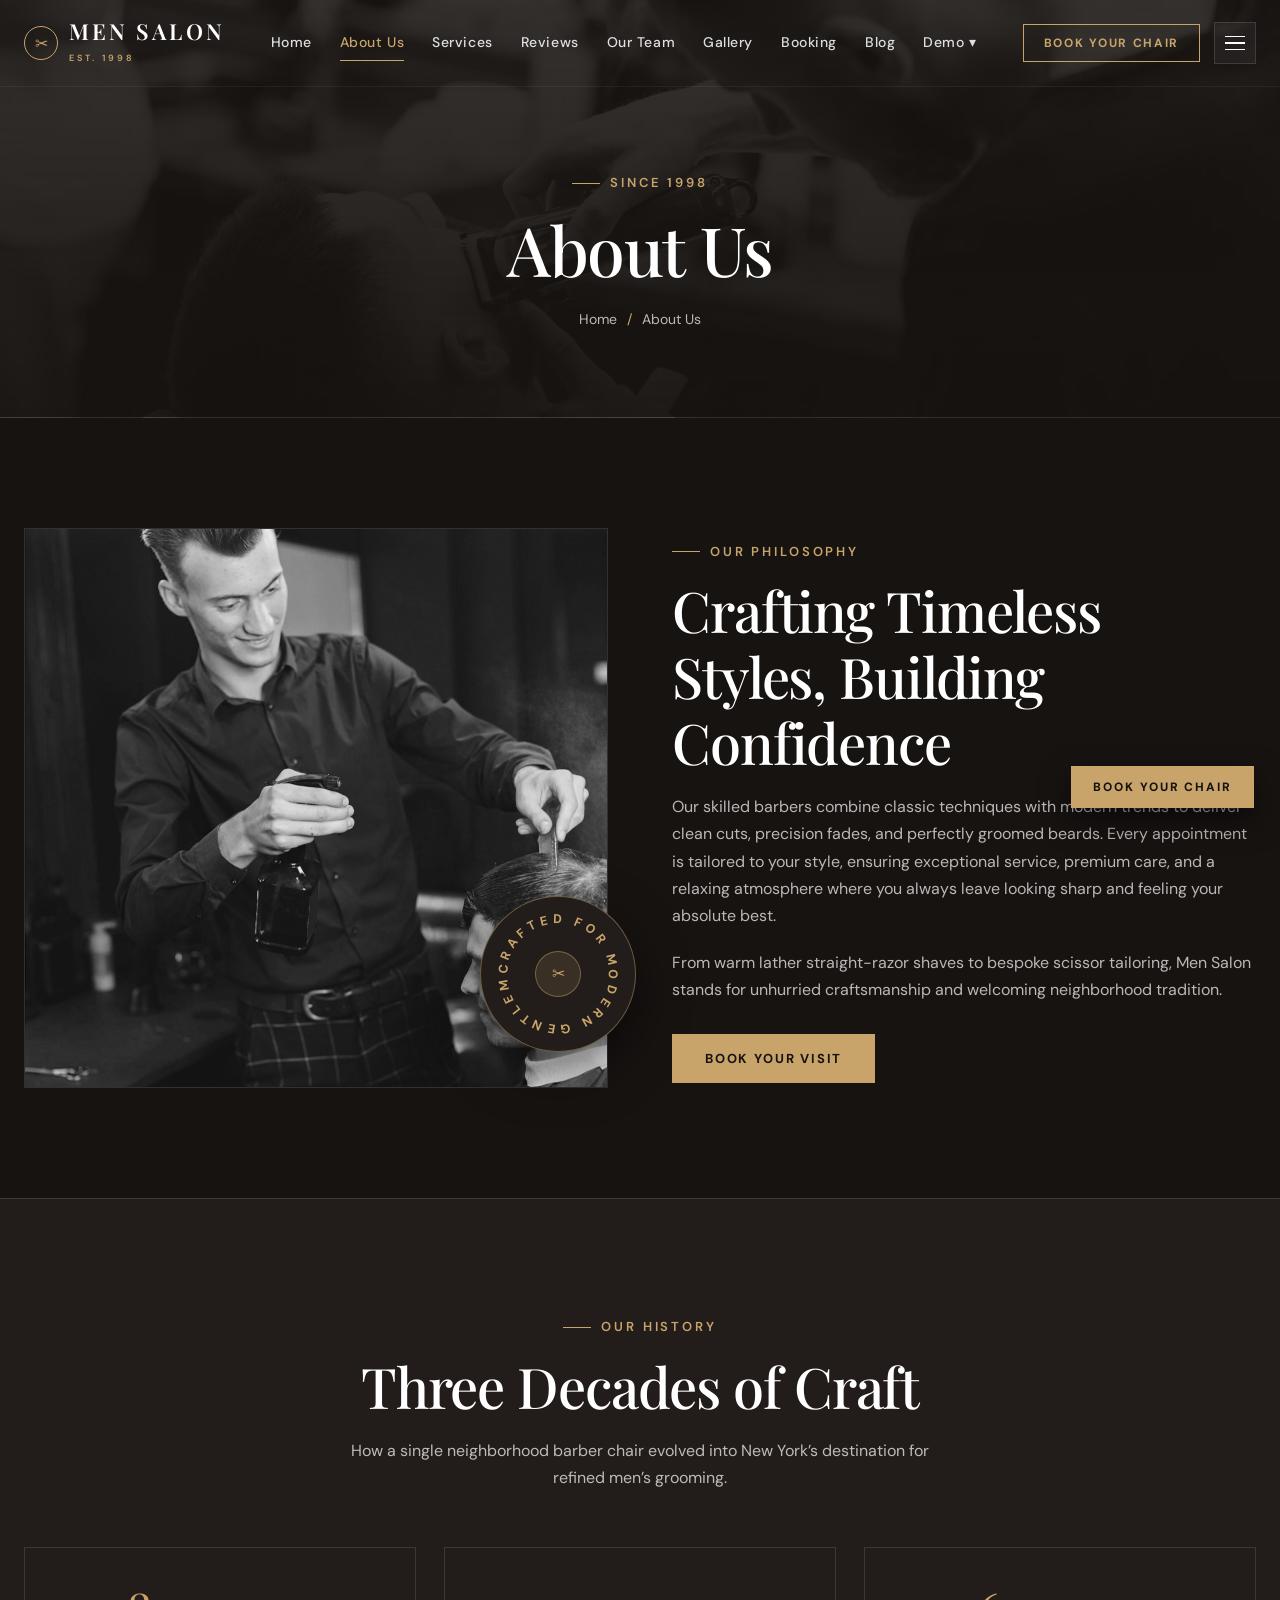
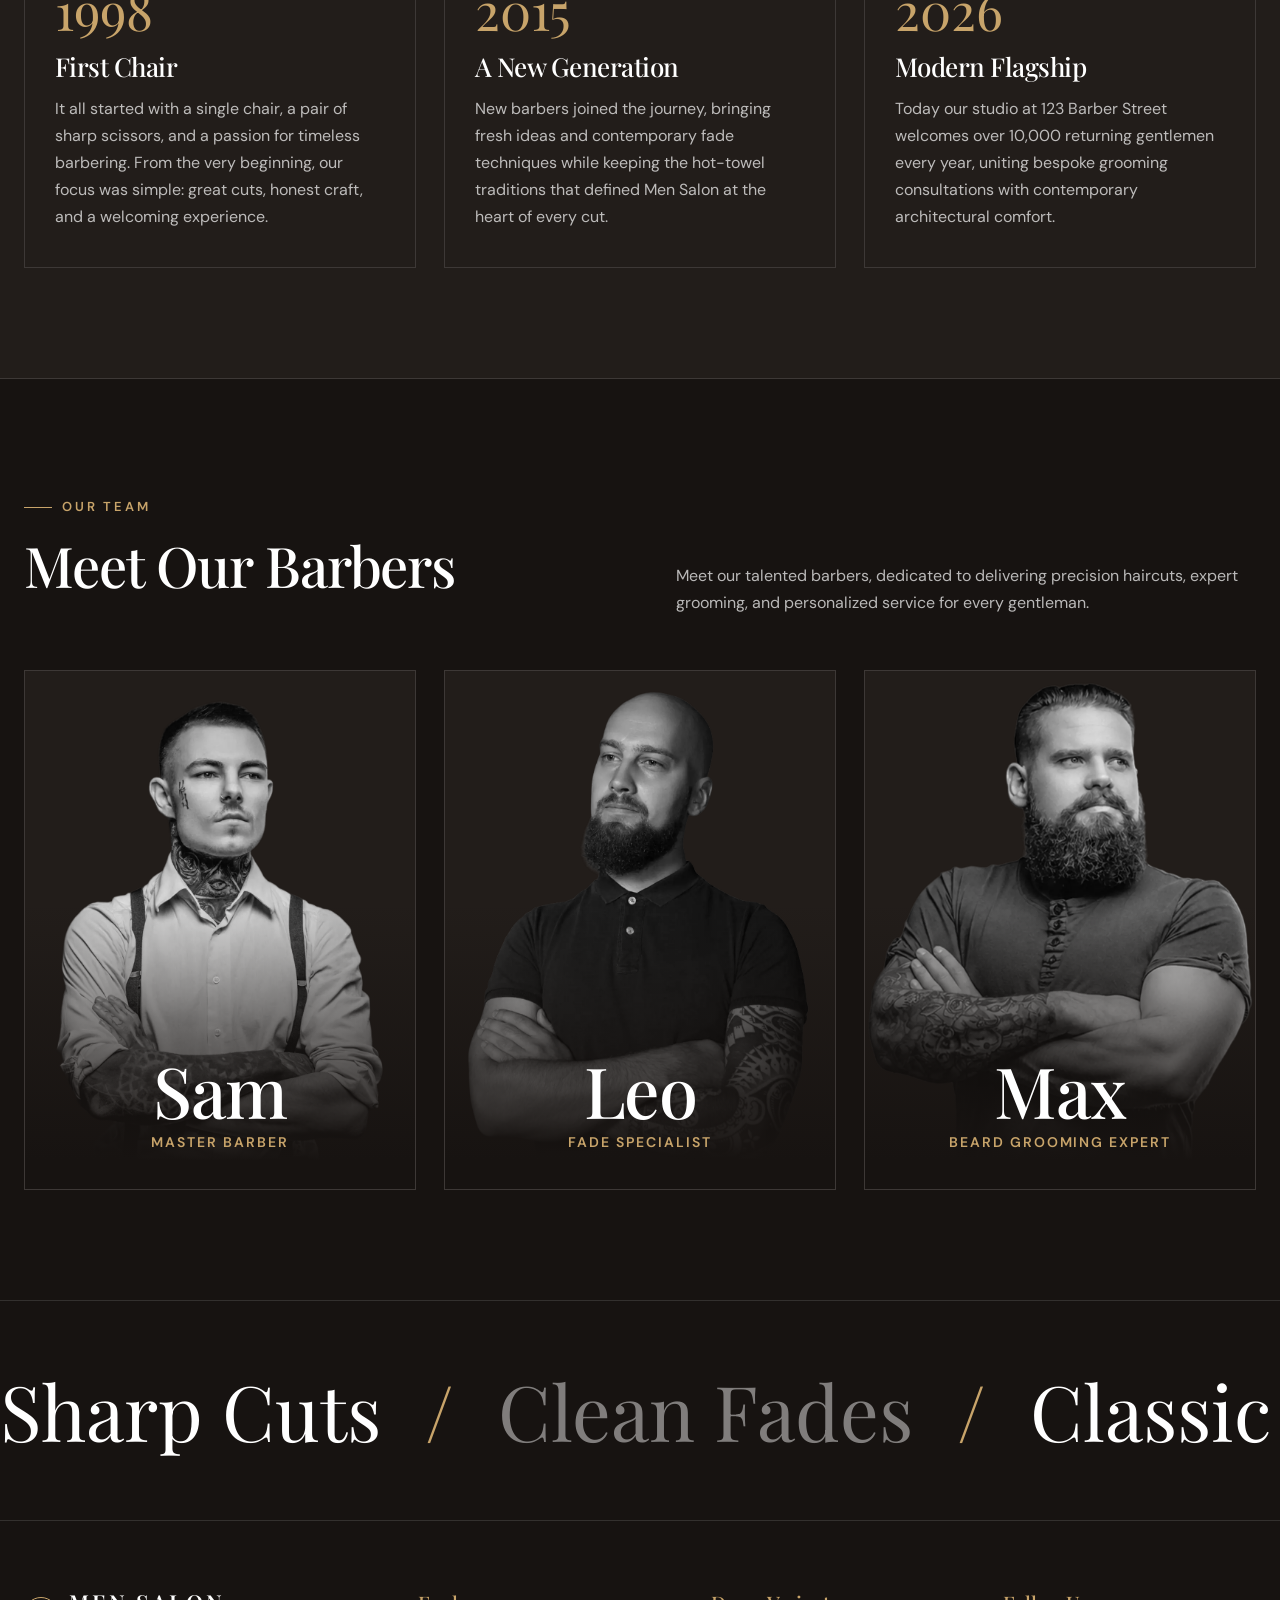
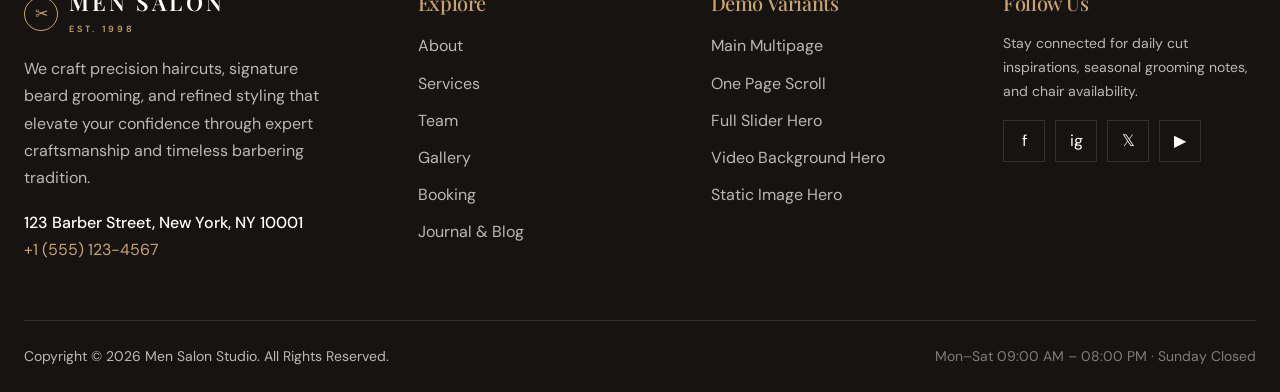
<file: about-us.html>
<!DOCTYPE html>
<html lang="en">
<head>
  <meta charset="UTF-8" />
  <meta name="viewport" content="width=device-width, initial-scale=1.0" />
  <title>About Us — Men Salon</title>
  <link rel="icon" type="image/svg+xml" href="assets/images/favicon.svg" />
  <link rel="preconnect" href="https://fonts.googleapis.com" />
  <link rel="preconnect" href="https://fonts.gstatic.com" crossorigin />
  <link href="https://fonts.googleapis.com/css2?family=DM+Sans:wght@400;500;600;700&family=Playfair+Display:wght@400;500;600;700&display=swap" rel="stylesheet" />
  <link rel="stylesheet" href="assets/css/style.css" />
</head>
<body>
  <div id="siteHeaderMount"></div>

  <main>
    <section class="subpage-hero">
      <div class="container">
        <span class="eyebrow">Since 1998</span>
        <h1>About Us</h1>
        <nav class="breadcrumb-nav" aria-label="Breadcrumb">
          <a href="index.html">Home</a>
          <span class="sep">/</span>
          <span>About Us</span>
        </nav>
      </div>
    </section>

    <section class="section-pad">
      <div class="container">
        <div class="about-grid">
          <div class="about-media-wrap reveal">
            <div class="parallax-frame">
              <img src="assets/images/about-image.webp" alt="Men Salon Studio Heritage" />
            </div>
            <div class="ms-rotate-badge">
              <svg class="spinner" viewBox="0 0 100 100">
                <defs><path id="circlePathAbout" d="M50,50 m-37,0 a37,37 0 1,1 74,0 a37,37 0 1,1 -74,0" /></defs>
                <text><textPath href="#circlePathAbout">CRAFTED FOR MODERN GENTLEMEN &bull; </textPath></text>
              </svg>
              <div class="ms-rotate-center-icon" aria-hidden="true">✂</div>
            </div>
          </div>
          <div class="reveal">
            <span class="eyebrow">Our Philosophy</span>
            <h2 class="section-title">Crafting Timeless Styles, Building Confidence</h2>
            <p style="margin-bottom:20px;">
              Our skilled barbers combine classic techniques with modern trends to deliver clean cuts, precision fades, and perfectly groomed beards. Every appointment is tailored to your style, ensuring exceptional service, premium care, and a relaxing atmosphere where you always leave looking sharp and feeling your absolute best.
            </p>
            <p style="margin-bottom:30px;">
              From warm lather straight-razor shaves to bespoke scissor tailoring, Men Salon stands for unhurried craftsmanship and welcoming neighborhood tradition.
            </p>
            <button type="button" class="btn-gold" data-open-booking="">Book Your Visit</button>
          </div>
        </div>
      </div>
    </section>

    <section class="section-pad" style="background:var(--bg-dark-2);border-top:1px solid var(--border-subtle);border-bottom:1px solid var(--border-subtle);">
      <div class="container">
        <div class="section-header-center reveal">
          <span class="eyebrow">Our History</span>
          <h2 class="section-title">Three Decades of Craft</h2>
          <p class="section-desc">How a single neighborhood barber chair evolved into New York’s destination for refined men’s grooming.</p>
        </div>

        <div class="history-timeline">
          <article class="timeline-card reveal">
            <div class="timeline-year">1998</div>
            <h3>First Chair</h3>
            <p>It all started with a single chair, a pair of sharp scissors, and a passion for timeless barbering. From the very beginning, our focus was simple: great cuts, honest craft, and a welcoming experience.</p>
          </article>

          <article class="timeline-card reveal">
            <div class="timeline-year">2015</div>
            <h3>A New Generation</h3>
            <p>New barbers joined the journey, bringing fresh ideas and contemporary fade techniques while keeping the hot-towel traditions that defined Men Salon at the heart of every cut.</p>
          </article>

          <article class="timeline-card reveal">
            <div class="timeline-year">2026</div>
            <h3>Modern Flagship</h3>
            <p>Today our studio at 123 Barber Street welcomes over 10,000 returning gentlemen every year, uniting bespoke grooming consultations with contemporary architectural comfort.</p>
          </article>
        </div>
      </div>
    </section>

    <section class="section-pad">
      <div class="container">
        <div class="section-header-split reveal">
          <div>
            <span class="eyebrow">Our Team</span>
            <h2 class="section-title">Meet Our Barbers</h2>
          </div>
          <p class="section-desc">Meet our talented barbers, dedicated to delivering precision haircuts, expert grooming, and personalized service for every gentleman.</p>
        </div>
        <div id="teamGridMount" class="reveal"></div>
      </div>
    </section>
  </main>

  <div id="siteFooterMount"></div>
  <script src="assets/js/data.js"></script>
  <script src="assets/js/app.js"></script>
</body>
</html>
</file>
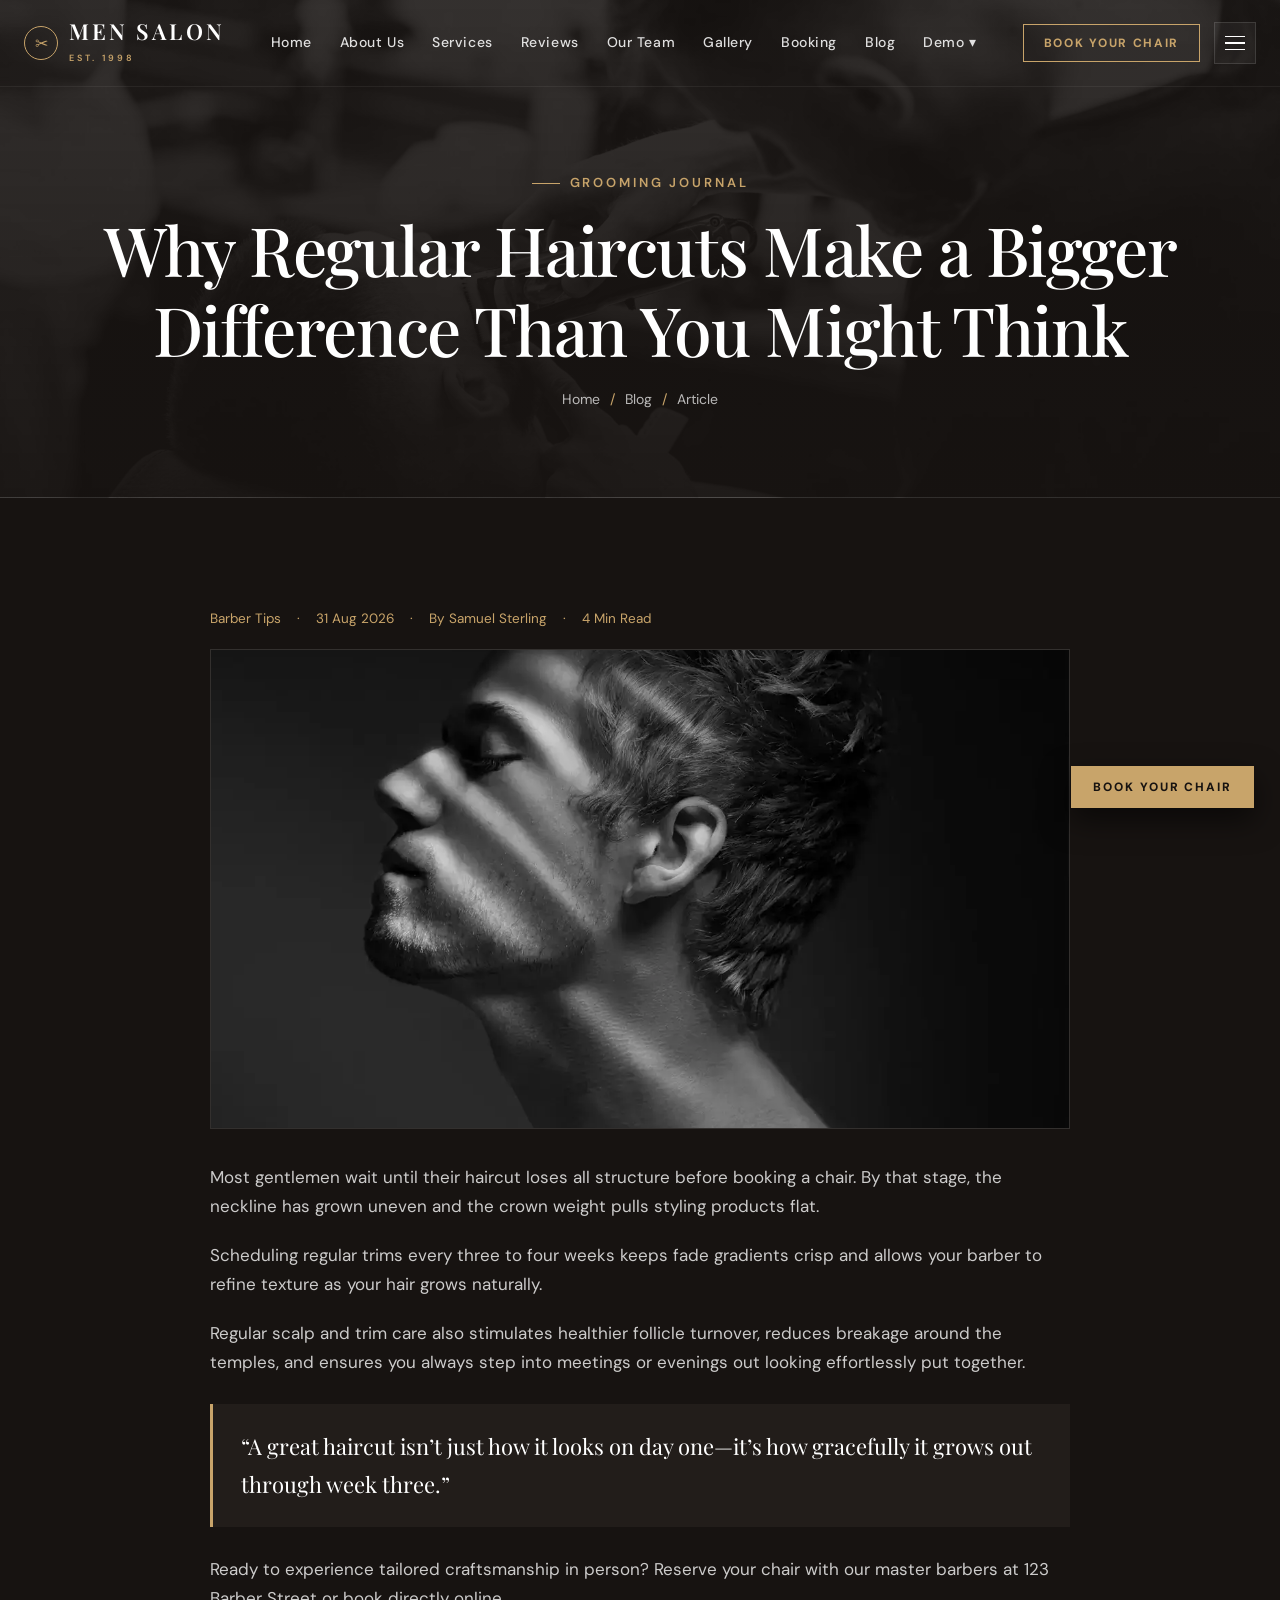
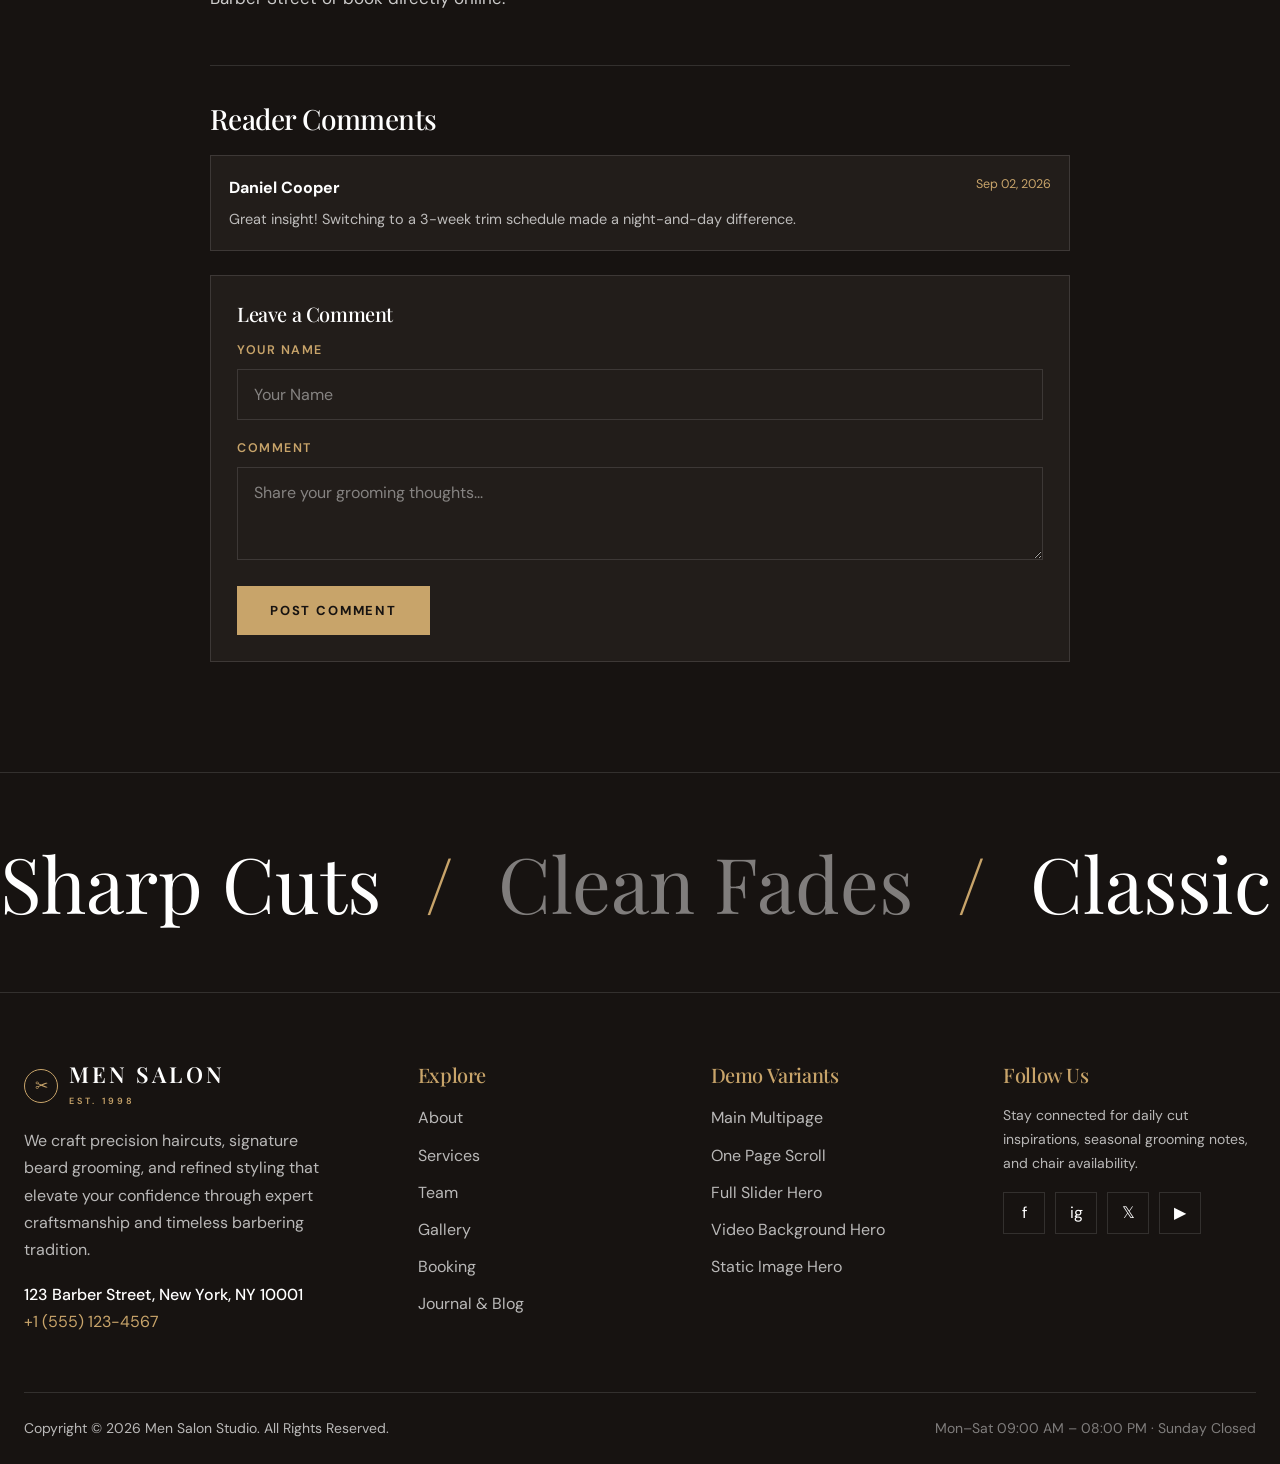
<file: blog-single.html>
<!DOCTYPE html>
<html lang="en">
<head>
  <meta charset="UTF-8" />
  <meta name="viewport" content="width=device-width, initial-scale=1.0" />
  <title>Article — Men Salon Journal</title>
  <link rel="icon" type="image/svg+xml" href="assets/images/favicon.svg" />
  <link rel="preconnect" href="https://fonts.googleapis.com" />
  <link rel="preconnect" href="https://fonts.gstatic.com" crossorigin />
  <link href="https://fonts.googleapis.com/css2?family=DM+Sans:wght@400;500;600;700&family=Playfair+Display:wght@400;500;600;700&display=swap" rel="stylesheet" />
  <link rel="stylesheet" href="assets/css/style.css" />
</head>
<body>
  <div id="siteHeaderMount"></div>

  <main>
    <section class="subpage-hero">
      <div class="container">
        <span class="eyebrow">Grooming Journal</span>
        <h1 id="singlePostHeroTitle">Article Details</h1>
        <nav class="breadcrumb-nav" aria-label="Breadcrumb">
          <a href="index.html">Home</a>
          <span class="sep">/</span>
          <a href="blog.html">Blog</a>
          <span class="sep">/</span>
          <span>Article</span>
        </nav>
      </div>
    </section>

    <section class="section-pad">
      <div class="container">
        <div id="blogSingleMount" class="reveal"></div>
      </div>
    </section>
  </main>

  <div id="siteFooterMount"></div>
  <script src="assets/js/data.js"></script>
  <script src="assets/js/app.js"></script>
</body>
</html>
</file>
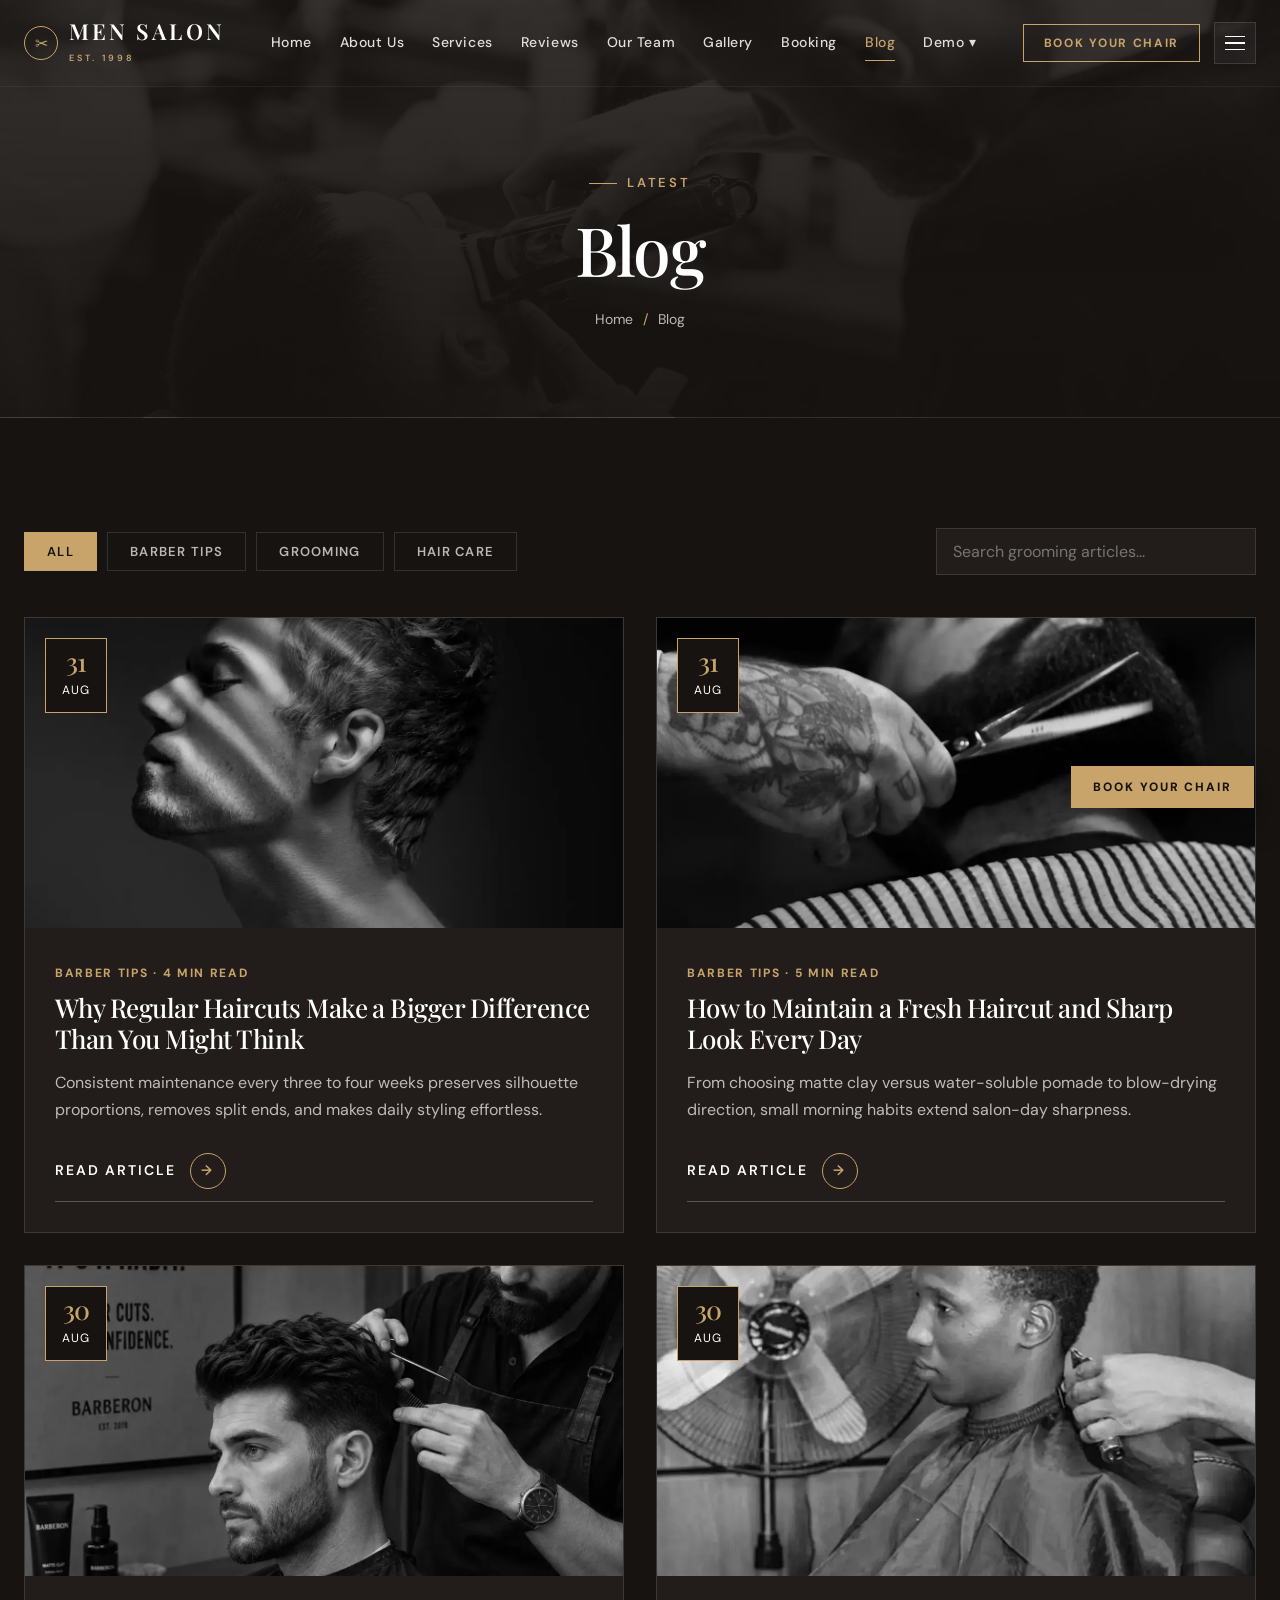
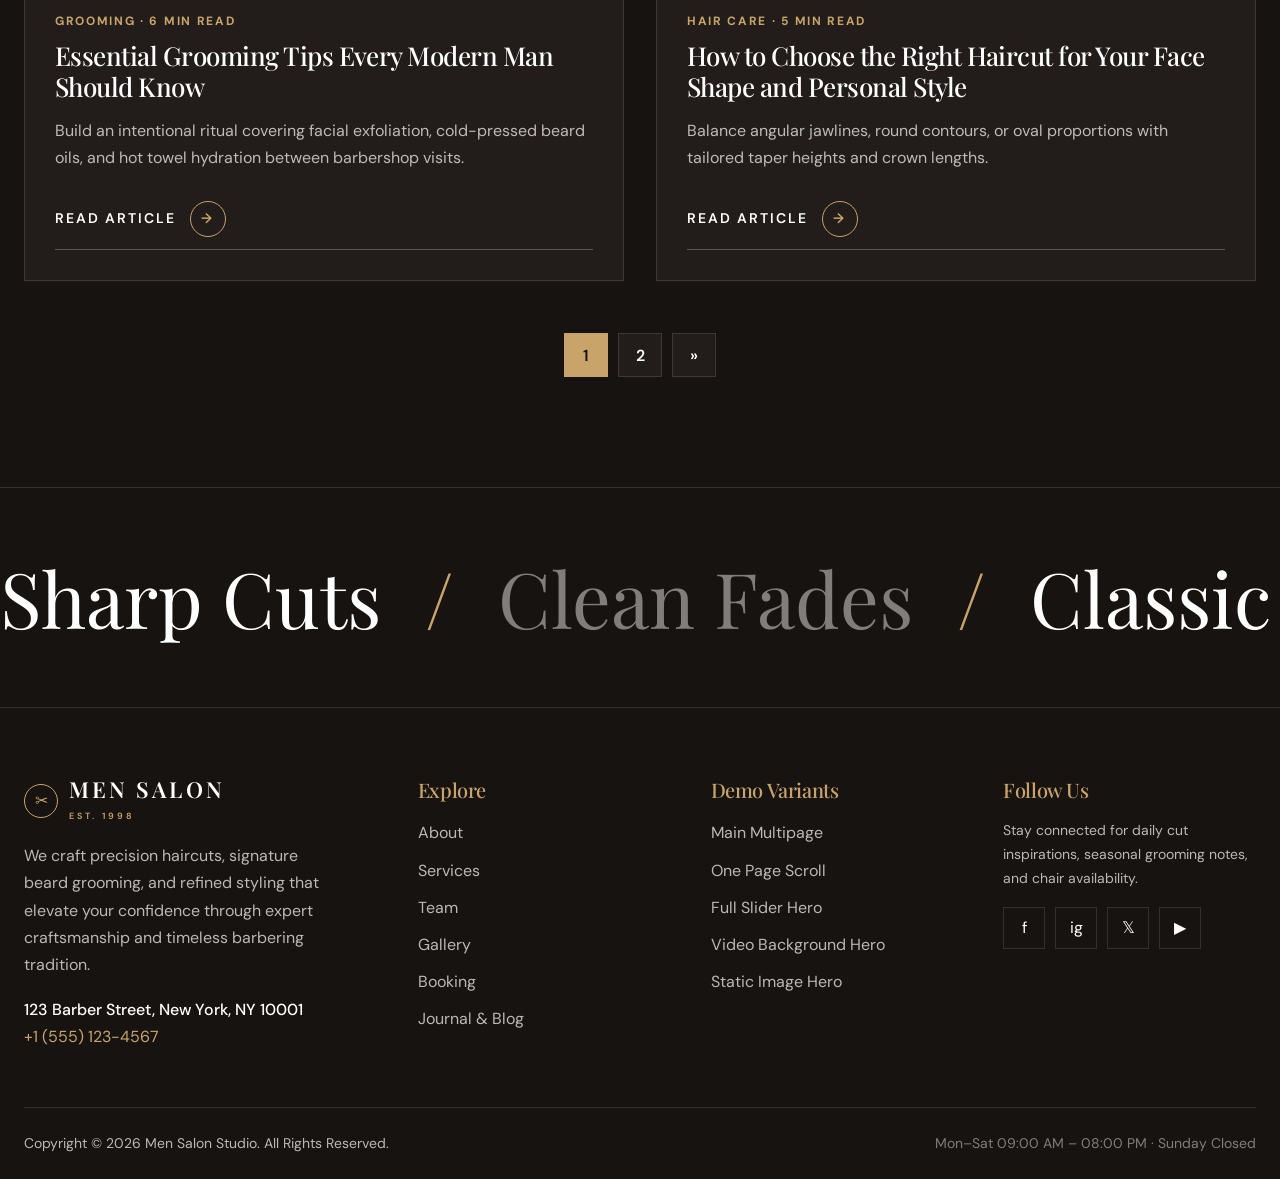
<file: blog.html>
<!DOCTYPE html>
<html lang="en">
<head>
  <meta charset="UTF-8" />
  <meta name="viewport" content="width=device-width, initial-scale=1.0" />
  <title>Journal &amp; Blog — Men Salon</title>
  <link rel="icon" type="image/svg+xml" href="assets/images/favicon.svg" />
  <link rel="preconnect" href="https://fonts.googleapis.com" />
  <link rel="preconnect" href="https://fonts.gstatic.com" crossorigin />
  <link href="https://fonts.googleapis.com/css2?family=DM+Sans:wght@400;500;600;700&family=Playfair+Display:wght@400;500;600;700&display=swap" rel="stylesheet" />
  <link rel="stylesheet" href="assets/css/style.css" />
</head>
<body>
  <div id="siteHeaderMount"></div>

  <main>
    <section class="subpage-hero">
      <div class="container">
        <span class="eyebrow">Latest</span>
        <h1>Blog</h1>
        <nav class="breadcrumb-nav" aria-label="Breadcrumb">
          <a href="index.html">Home</a>
          <span class="sep">/</span>
          <span>Blog</span>
        </nav>
      </div>
    </section>

    <section class="section-pad">
      <div class="container">
        <div id="blogArchiveMount" class="reveal"></div>
      </div>
    </section>
  </main>

  <div id="siteFooterMount"></div>
  <script src="assets/js/data.js"></script>
  <script src="assets/js/app.js"></script>
</body>
</html>
</file>
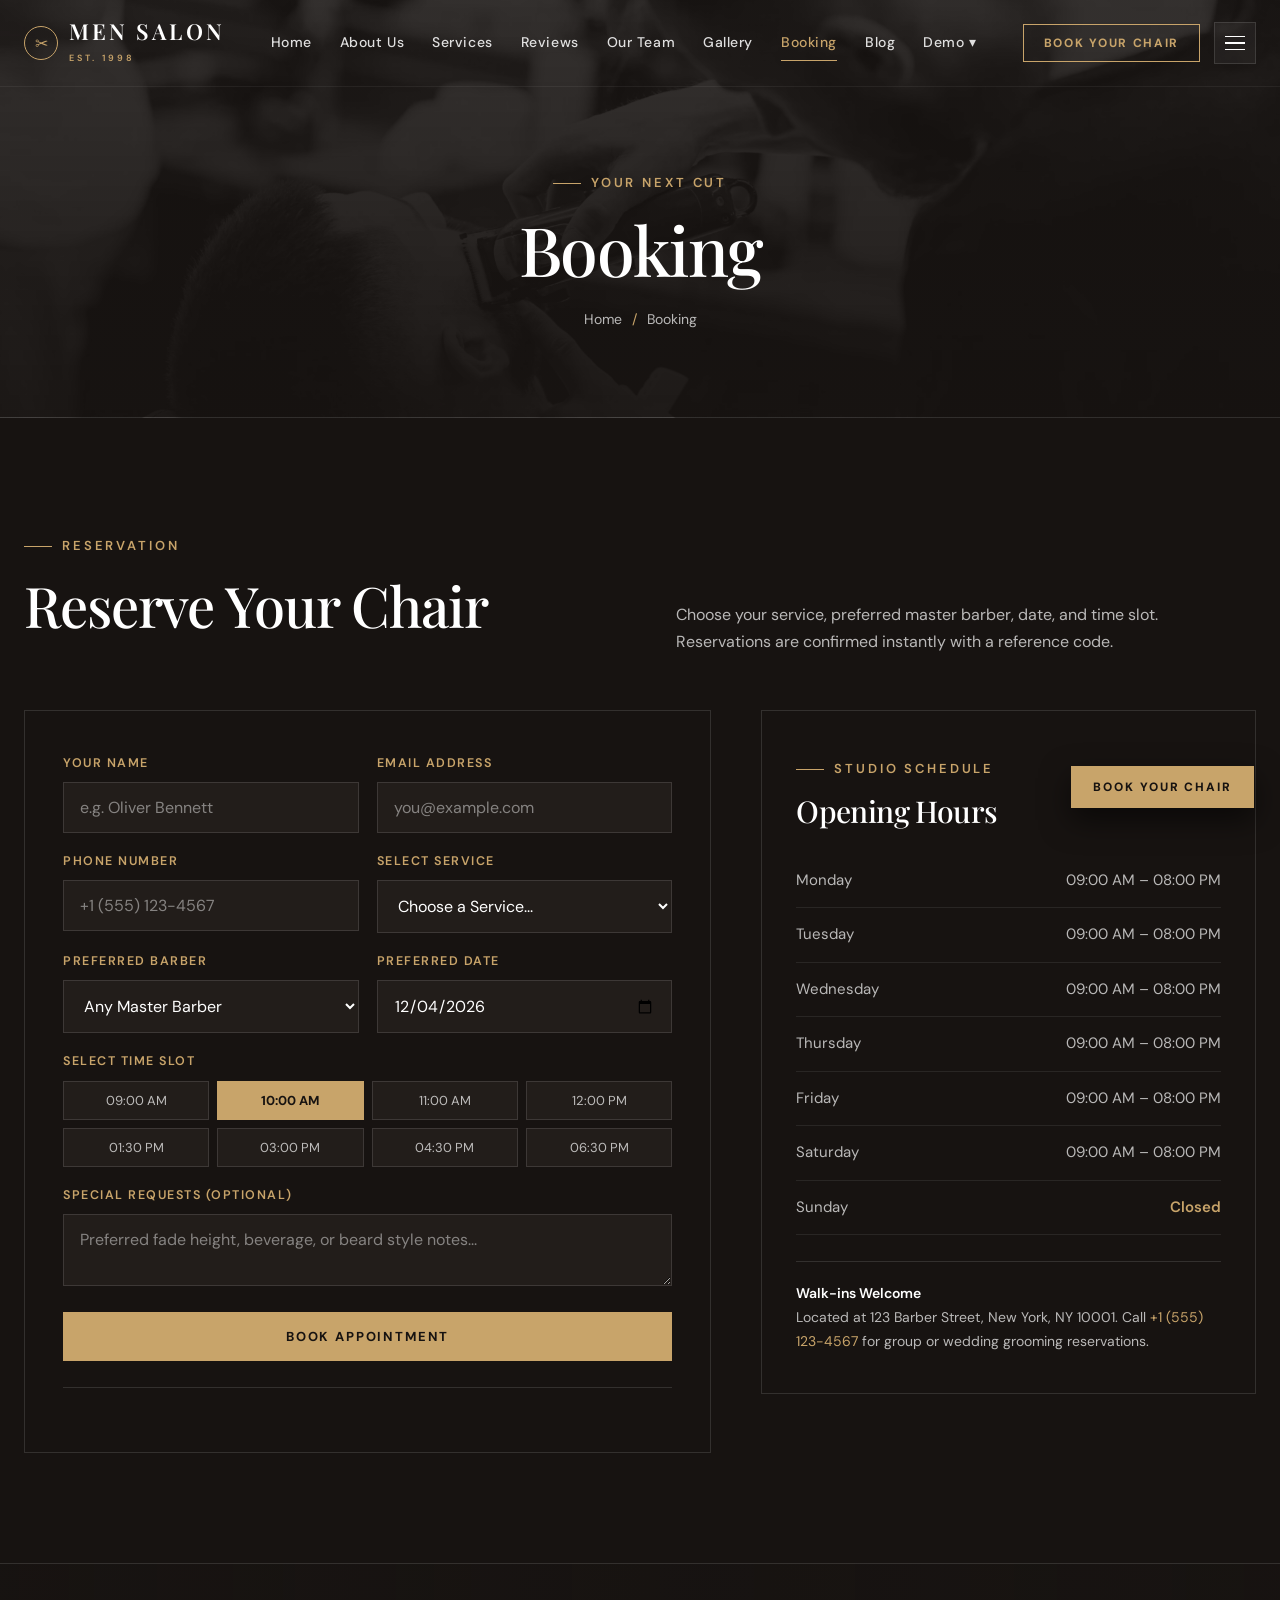
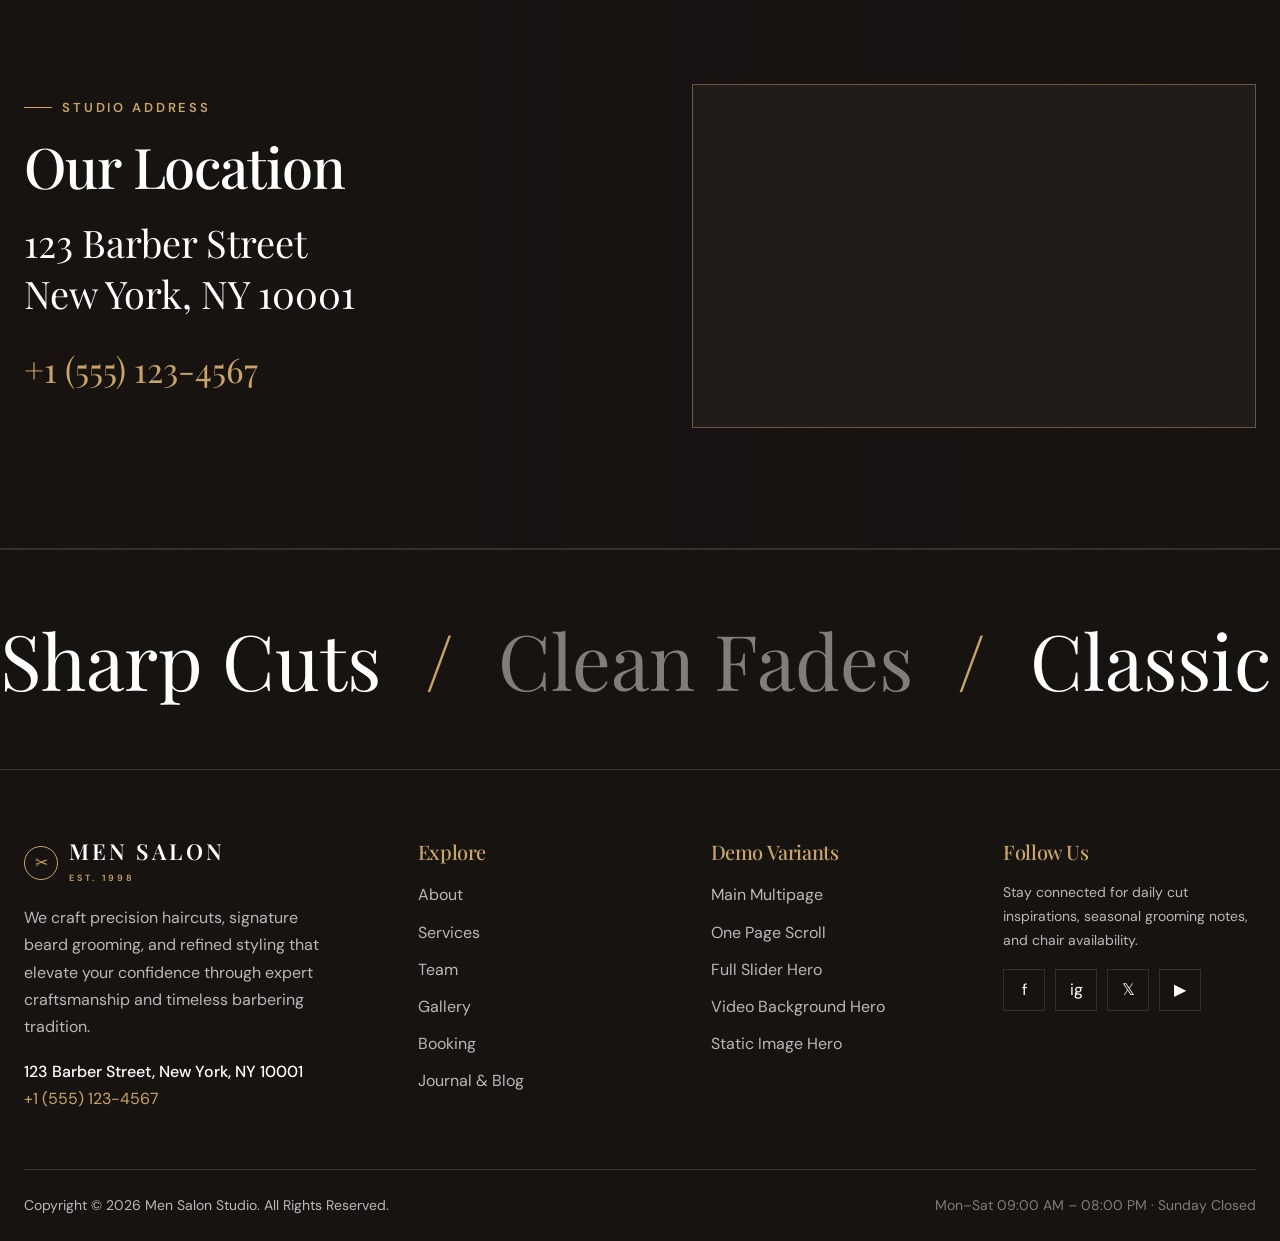
<file: booking.html>
<!DOCTYPE html>
<html lang="en">
<head>
  <meta charset="UTF-8" />
  <meta name="viewport" content="width=device-width, initial-scale=1.0" />
  <title>Book an Appointment — Men Salon</title>
  <link rel="icon" type="image/svg+xml" href="assets/images/favicon.svg" />
  <link rel="preconnect" href="https://fonts.googleapis.com" />
  <link rel="preconnect" href="https://fonts.gstatic.com" crossorigin />
  <link href="https://fonts.googleapis.com/css2?family=DM+Sans:wght@400;500;600;700&family=Playfair+Display:wght@400;500;600;700&display=swap" rel="stylesheet" />
  <link rel="stylesheet" href="assets/css/style.css" />
</head>
<body>
  <div id="siteHeaderMount"></div>

  <main>
    <section class="subpage-hero">
      <div class="container">
        <span class="eyebrow">Your Next Cut</span>
        <h1>Booking</h1>
        <nav class="breadcrumb-nav" aria-label="Breadcrumb">
          <a href="index.html">Home</a>
          <span class="sep">/</span>
          <span>Booking</span>
        </nav>
      </div>
    </section>

    <section class="section-pad">
      <div class="container">
        <div class="section-header-split reveal">
          <div>
            <span class="eyebrow">Reservation</span>
            <h2 class="section-title">Reserve Your Chair</h2>
          </div>
          <p class="section-desc">Choose your service, preferred master barber, date, and time slot. Reservations are confirmed instantly with a reference code.</p>
        </div>

        <div class="booking-grid">
          <div class="booking-form-card reveal" id="inlineBookingCard"></div>
          <div class="reveal" id="openingHoursMount"></div>
        </div>
      </div>
    </section>

    <section class="location-banner">
      <div class="container">
        <div class="location-grid">
          <div class="reveal">
            <span class="eyebrow">Studio Address</span>
            <h2 class="section-title">Our Location</h2>
            <p class="location-address">
              123 Barber Street<br />
              New York, NY 10001
            </p>
            <a href="tel:15551234567" class="location-phone">+1 (555) 123-4567</a>
          </div>
          <div class="location-map-card reveal">
            <iframe
              title="Men Salon Studio Location Map"
              loading="lazy"
              src="https://www.openstreetmap.org/export/embed.html?bbox=-74.006%2C40.742%2C-73.988%2C40.755&amp;layer=mapnik"
            ></iframe>
          </div>
        </div>
      </div>
    </section>
  </main>

  <div id="siteFooterMount"></div>
  <script src="assets/js/data.js"></script>
  <script src="assets/js/app.js"></script>
</body>
</html>
</file>
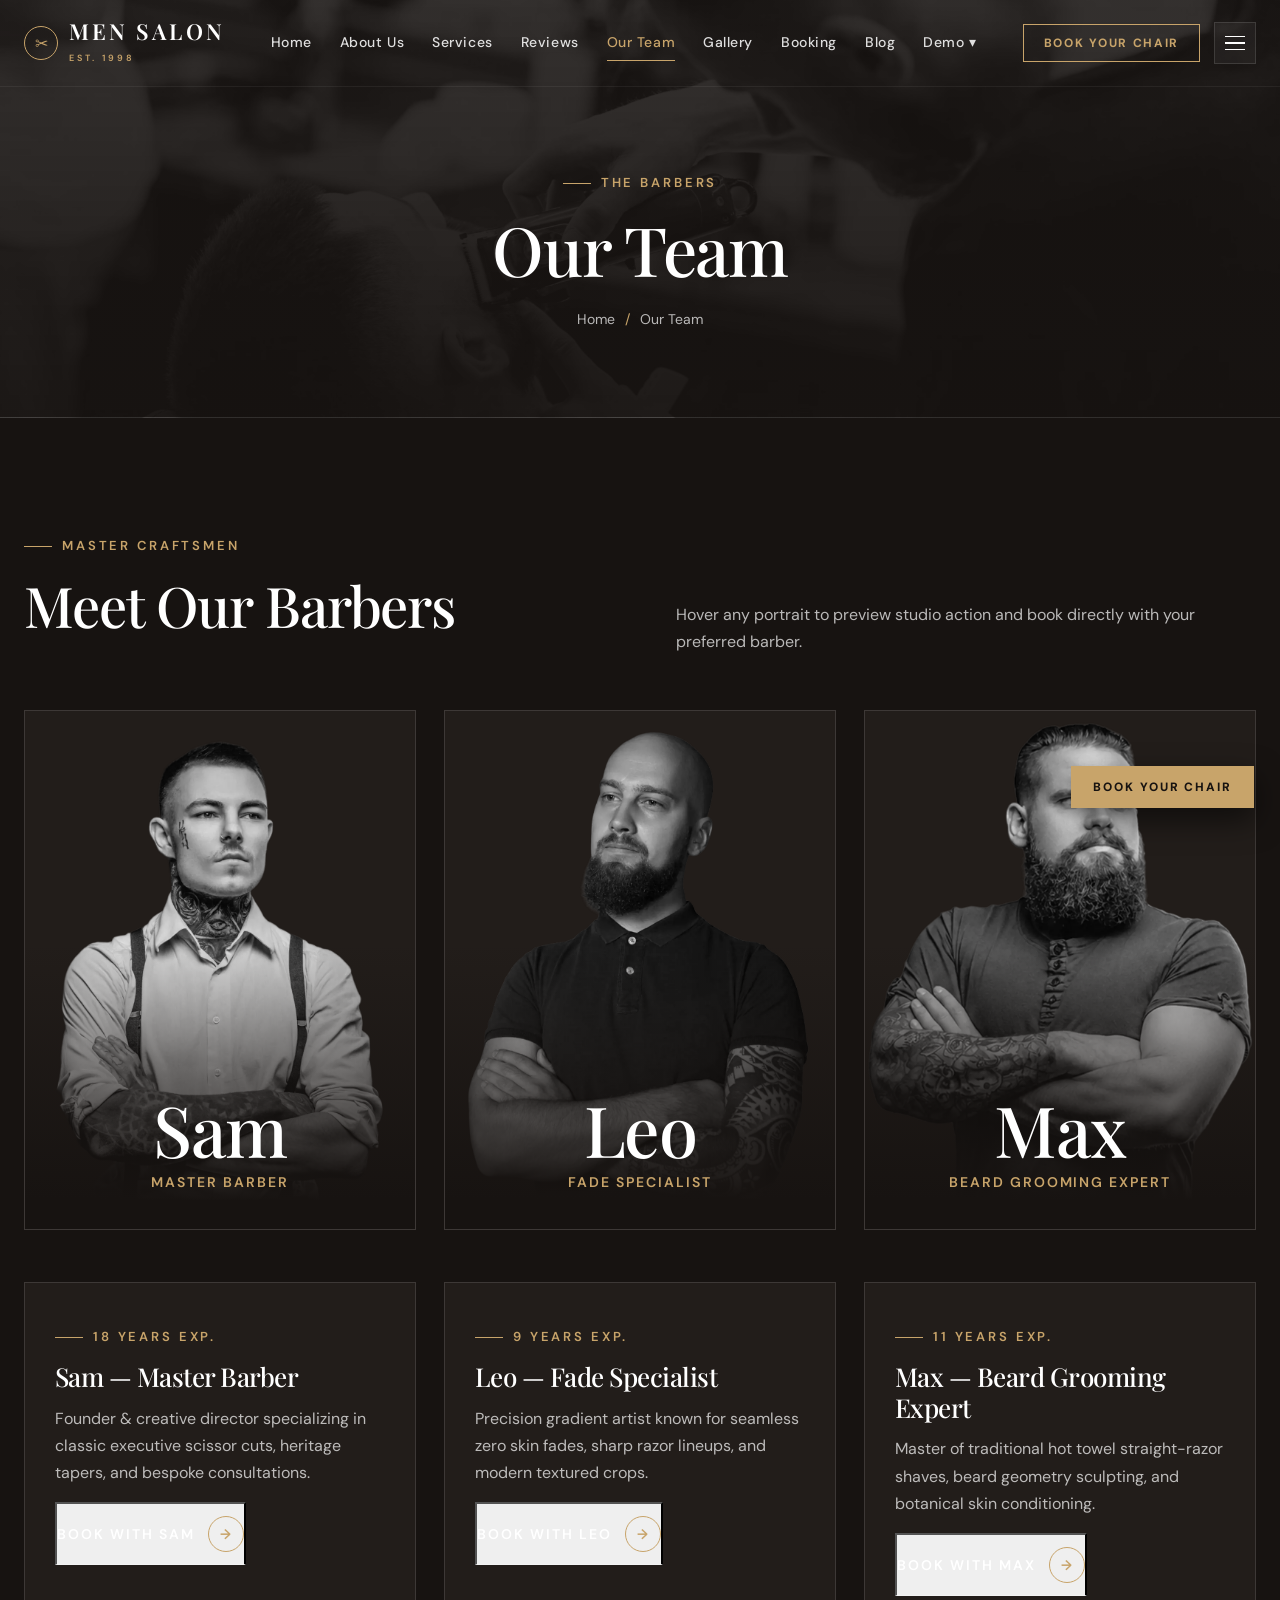
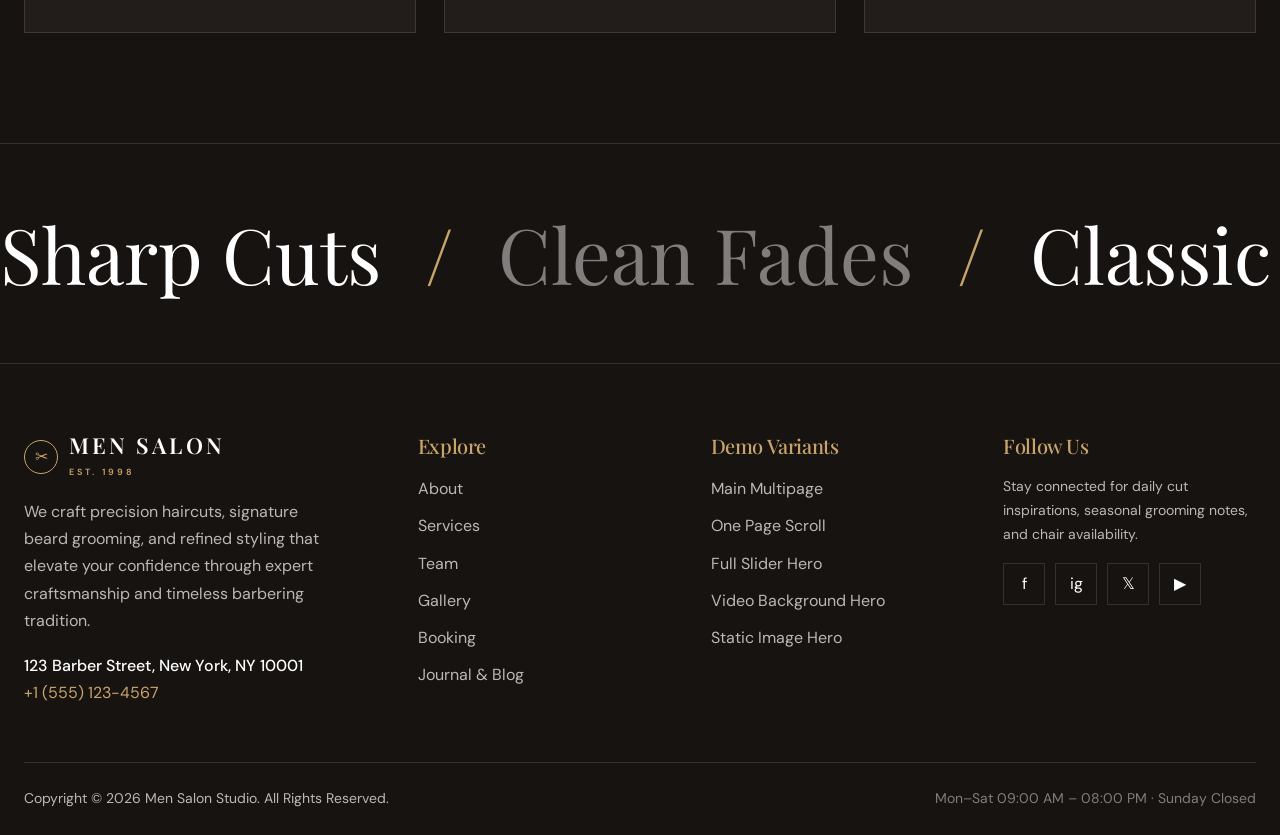
<file: our-team.html>
<!DOCTYPE html>
<html lang="en">
<head>
  <meta charset="UTF-8" />
  <meta name="viewport" content="width=device-width, initial-scale=1.0" />
  <title>Our Team — Men Salon</title>
  <link rel="icon" type="image/svg+xml" href="assets/images/favicon.svg" />
  <link rel="preconnect" href="https://fonts.googleapis.com" />
  <link rel="preconnect" href="https://fonts.gstatic.com" crossorigin />
  <link href="https://fonts.googleapis.com/css2?family=DM+Sans:wght@400;500;600;700&family=Playfair+Display:wght@400;500;600;700&display=swap" rel="stylesheet" />
  <link rel="stylesheet" href="assets/css/style.css" />
</head>
<body>
  <div id="siteHeaderMount"></div>

  <main>
    <section class="subpage-hero">
      <div class="container">
        <span class="eyebrow">The Barbers</span>
        <h1>Our Team</h1>
        <nav class="breadcrumb-nav" aria-label="Breadcrumb">
          <a href="index.html">Home</a>
          <span class="sep">/</span>
          <span>Our Team</span>
        </nav>
      </div>
    </section>

    <section class="section-pad">
      <div class="container">
        <div class="section-header-split reveal">
          <div>
            <span class="eyebrow">Master Craftsmen</span>
            <h2 class="section-title">Meet Our Barbers</h2>
          </div>
          <p class="section-desc">Hover any portrait to preview studio action and book directly with your preferred barber.</p>
        </div>

        <div id="teamGridMount" class="reveal"></div>

        <div class="history-timeline" style="margin-top:52px;">
          <div class="timeline-card reveal">
            <span class="eyebrow">18 Years Exp.</span>
            <h3>Sam — Master Barber</h3>
            <p>Founder &amp; creative director specializing in classic executive scissor cuts, heritage tapers, and bespoke consultations.</p>
            <button type="button" class="advance-btn" style="margin-top:16px;" data-open-booking="" data-barber="Sam">Book With Sam <span class="adv-icon">→</span></button>
          </div>
          <div class="timeline-card reveal">
            <span class="eyebrow">9 Years Exp.</span>
            <h3>Leo — Fade Specialist</h3>
            <p>Precision gradient artist known for seamless zero skin fades, sharp razor lineups, and modern textured crops.</p>
            <button type="button" class="advance-btn" style="margin-top:16px;" data-open-booking="" data-barber="Leo">Book With Leo <span class="adv-icon">→</span></button>
          </div>
          <div class="timeline-card reveal">
            <span class="eyebrow">11 Years Exp.</span>
            <h3>Max — Beard Grooming Expert</h3>
            <p>Master of traditional hot towel straight-razor shaves, beard geometry sculpting, and botanical skin conditioning.</p>
            <button type="button" class="advance-btn" style="margin-top:16px;" data-open-booking="" data-barber="Max">Book With Max <span class="adv-icon">→</span></button>
          </div>
        </div>
      </div>
    </section>
  </main>

  <div id="siteFooterMount"></div>
  <script src="assets/js/data.js"></script>
  <script src="assets/js/app.js"></script>
</body>
</html>
</file>
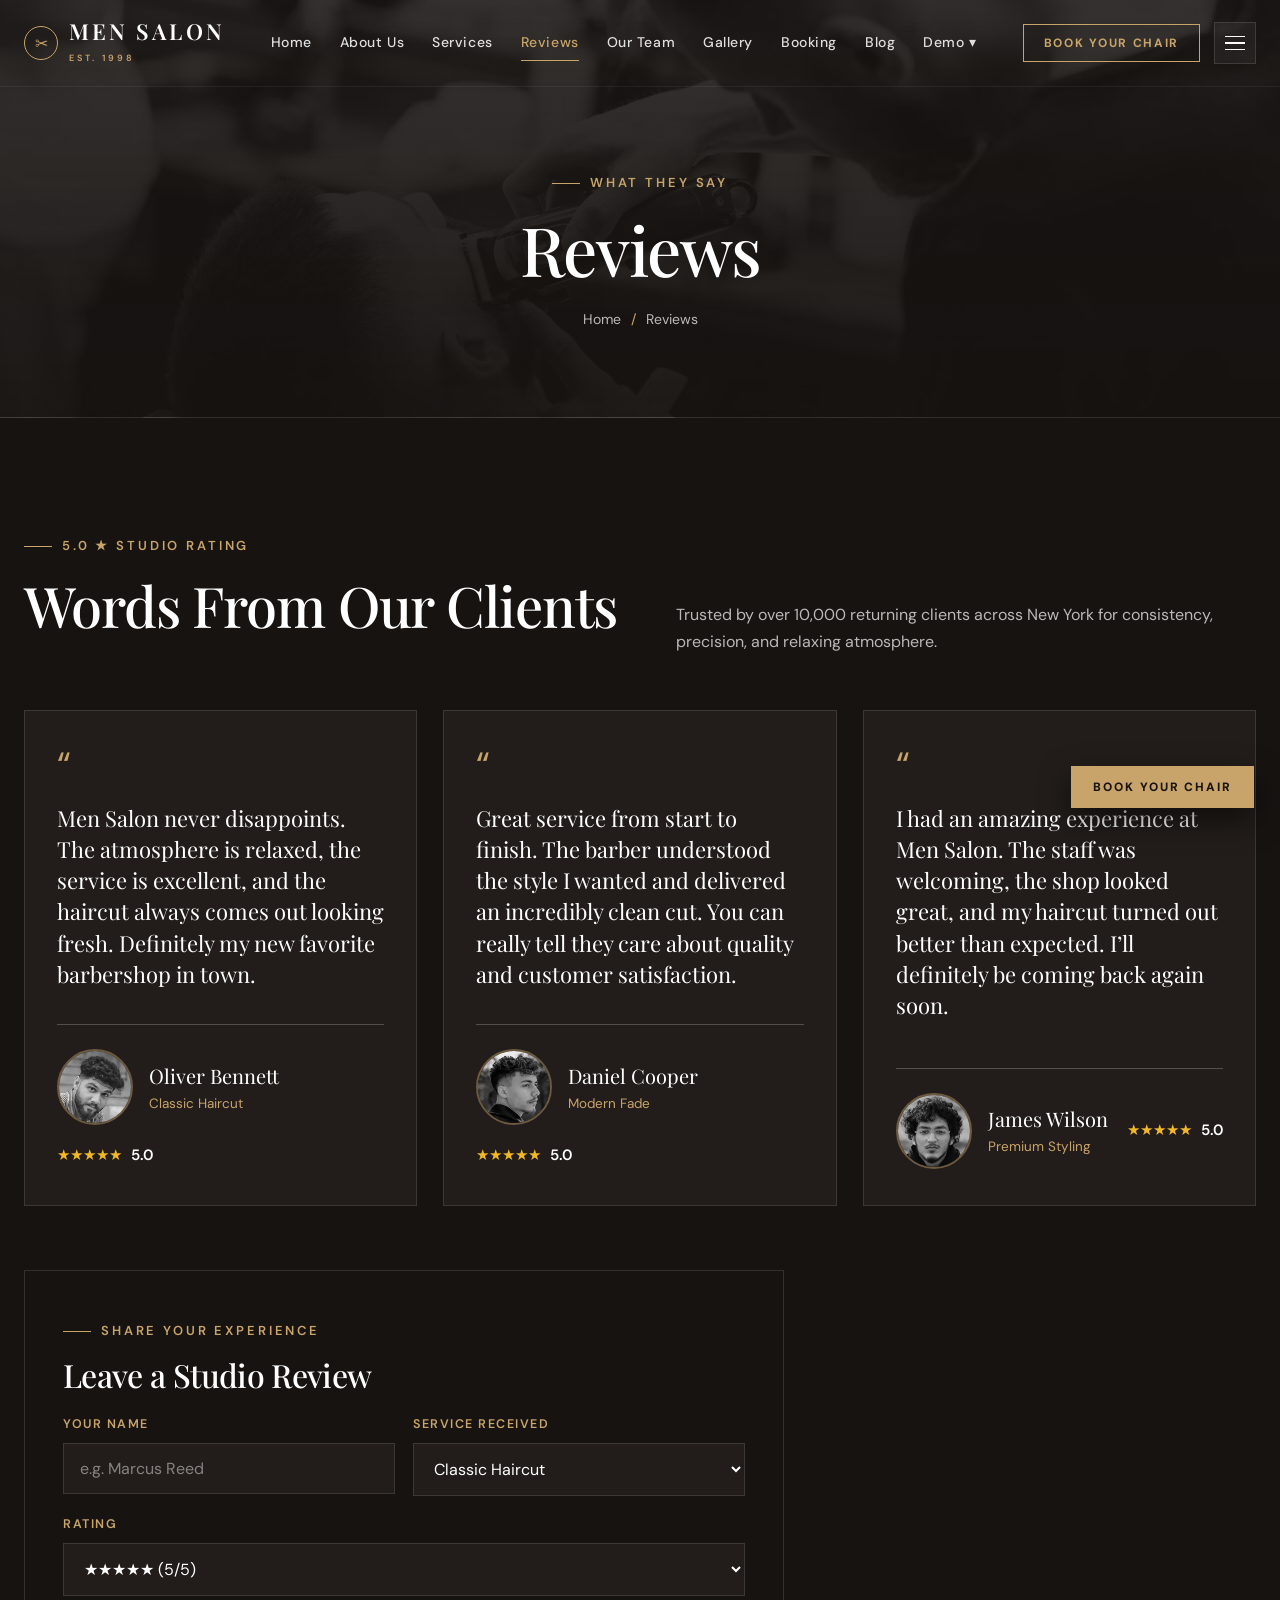
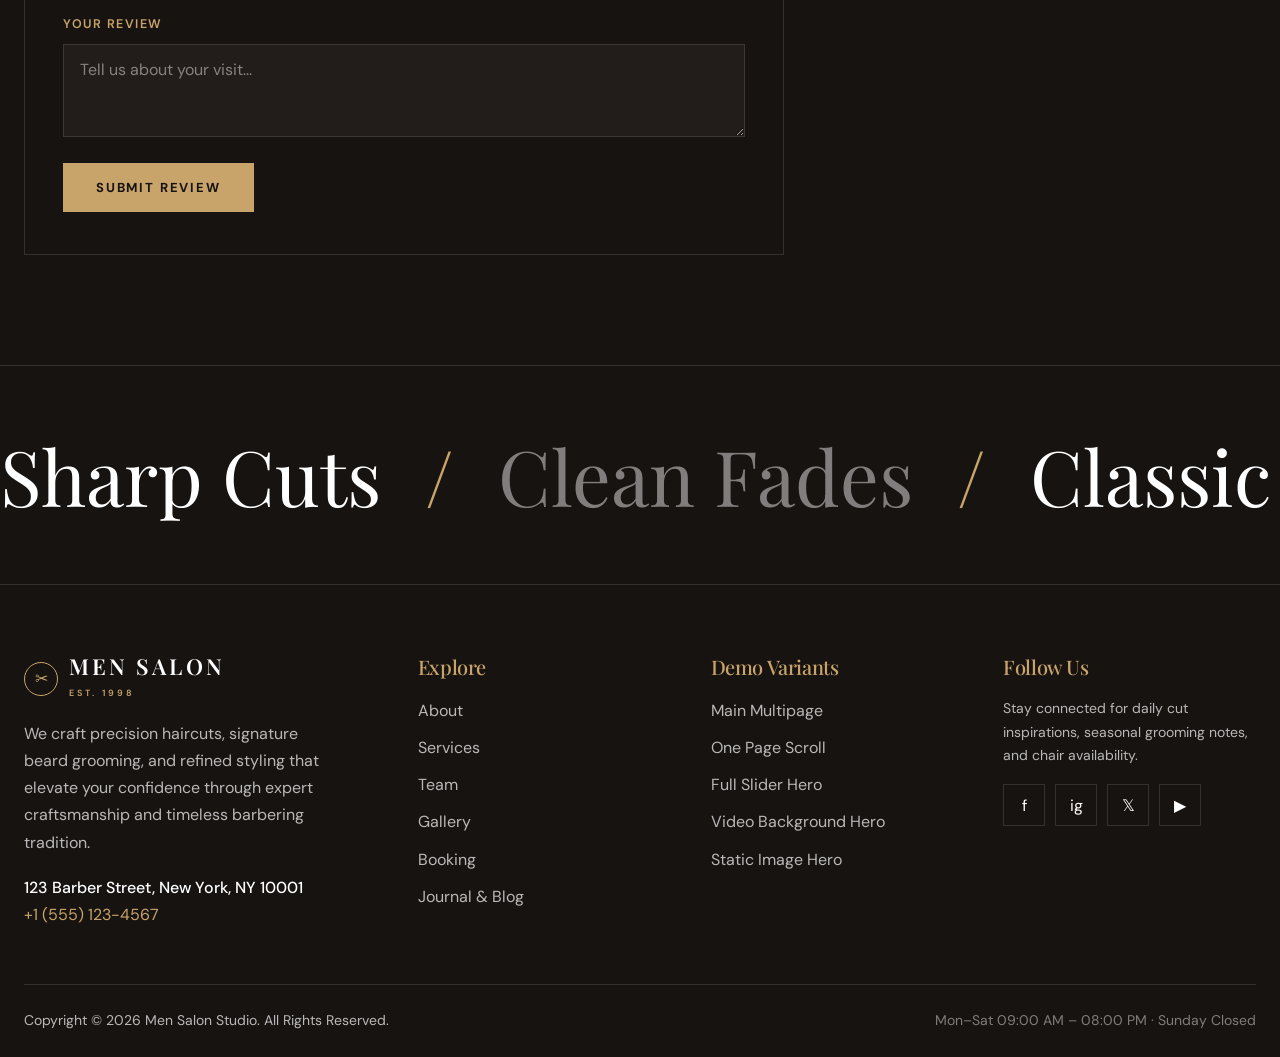
<file: reviews.html>
<!DOCTYPE html>
<html lang="en">
<head>
  <meta charset="UTF-8" />
  <meta name="viewport" content="width=device-width, initial-scale=1.0" />
  <title>Client Reviews — Men Salon</title>
  <link rel="icon" type="image/svg+xml" href="assets/images/favicon.svg" />
  <link rel="preconnect" href="https://fonts.googleapis.com" />
  <link rel="preconnect" href="https://fonts.gstatic.com" crossorigin />
  <link href="https://fonts.googleapis.com/css2?family=DM+Sans:wght@400;500;600;700&family=Playfair+Display:wght@400;500;600;700&display=swap" rel="stylesheet" />
  <link rel="stylesheet" href="assets/css/style.css" />
</head>
<body>
  <div id="siteHeaderMount"></div>

  <main>
    <section class="subpage-hero">
      <div class="container">
        <span class="eyebrow">What They Say</span>
        <h1>Reviews</h1>
        <nav class="breadcrumb-nav" aria-label="Breadcrumb">
          <a href="index.html">Home</a>
          <span class="sep">/</span>
          <span>Reviews</span>
        </nav>
      </div>
    </section>

    <section class="section-pad">
      <div class="container">
        <div class="section-header-split reveal">
          <div>
            <span class="eyebrow">5.0 ★ Studio Rating</span>
            <h2 class="section-title">Words From Our Clients</h2>
          </div>
          <p class="section-desc">Trusted by over 10,000 returning clients across New York for consistency, precision, and relaxing atmosphere.</p>
        </div>

        <div class="reviews-page-grid reveal" id="reviewsPageGrid"></div>

        <!-- Leave a Review Form -->
        <div class="booking-form-card reveal" style="margin-top:64px;max-width:760px;">
          <span class="eyebrow">Share Your Experience</span>
          <h3 style="font-size:32px;margin-bottom:20px;">Leave a Studio Review</h3>
          <form id="leaveReviewForm">
            <div class="form-grid-2">
              <div class="form-group">
                <label for="revName">Your Name</label>
                <input id="revName" type="text" class="form-control" required placeholder="e.g. Marcus Reed" />
              </div>
              <div class="form-group">
                <label for="revService">Service Received</label>
                <select id="revService" class="form-control">
                  <option value="Classic Haircut">Classic Haircut</option>
                  <option value="Modern Fade">Modern Fade</option>
                  <option value="Beard Trim">Beard Trim</option>
                  <option value="Hot Towel Shave">Hot Towel Shave</option>
                  <option value="Hair & Beard Combo">Hair &amp; Beard Combo</option>
                </select>
              </div>
            </div>
            <div class="form-group">
              <label for="revRating">Rating</label>
              <select id="revRating" class="form-control">
                <option value="5">★★★★★ (5/5)</option>
                <option value="4">★★★★☆ (4/5)</option>
                <option value="3">★★★☆☆ (3/5)</option>
              </select>
            </div>
            <div class="form-group">
              <label for="revQuote">Your Review</label>
              <textarea id="revQuote" rows="3" class="form-control" required placeholder="Tell us about your visit..."></textarea>
            </div>
            <button type="submit" class="btn-gold">Submit Review</button>
            <div id="reviewSubmitNotice" style="display:none;margin-top:14px;color:var(--primary);font-weight:600;">
              Thank you! Your review has been published above.
            </div>
          </form>
        </div>
      </div>
    </section>
  </main>

  <div id="siteFooterMount"></div>
  <script src="assets/js/data.js"></script>
  <script src="assets/js/app.js"></script>
</body>
</html>
</file>
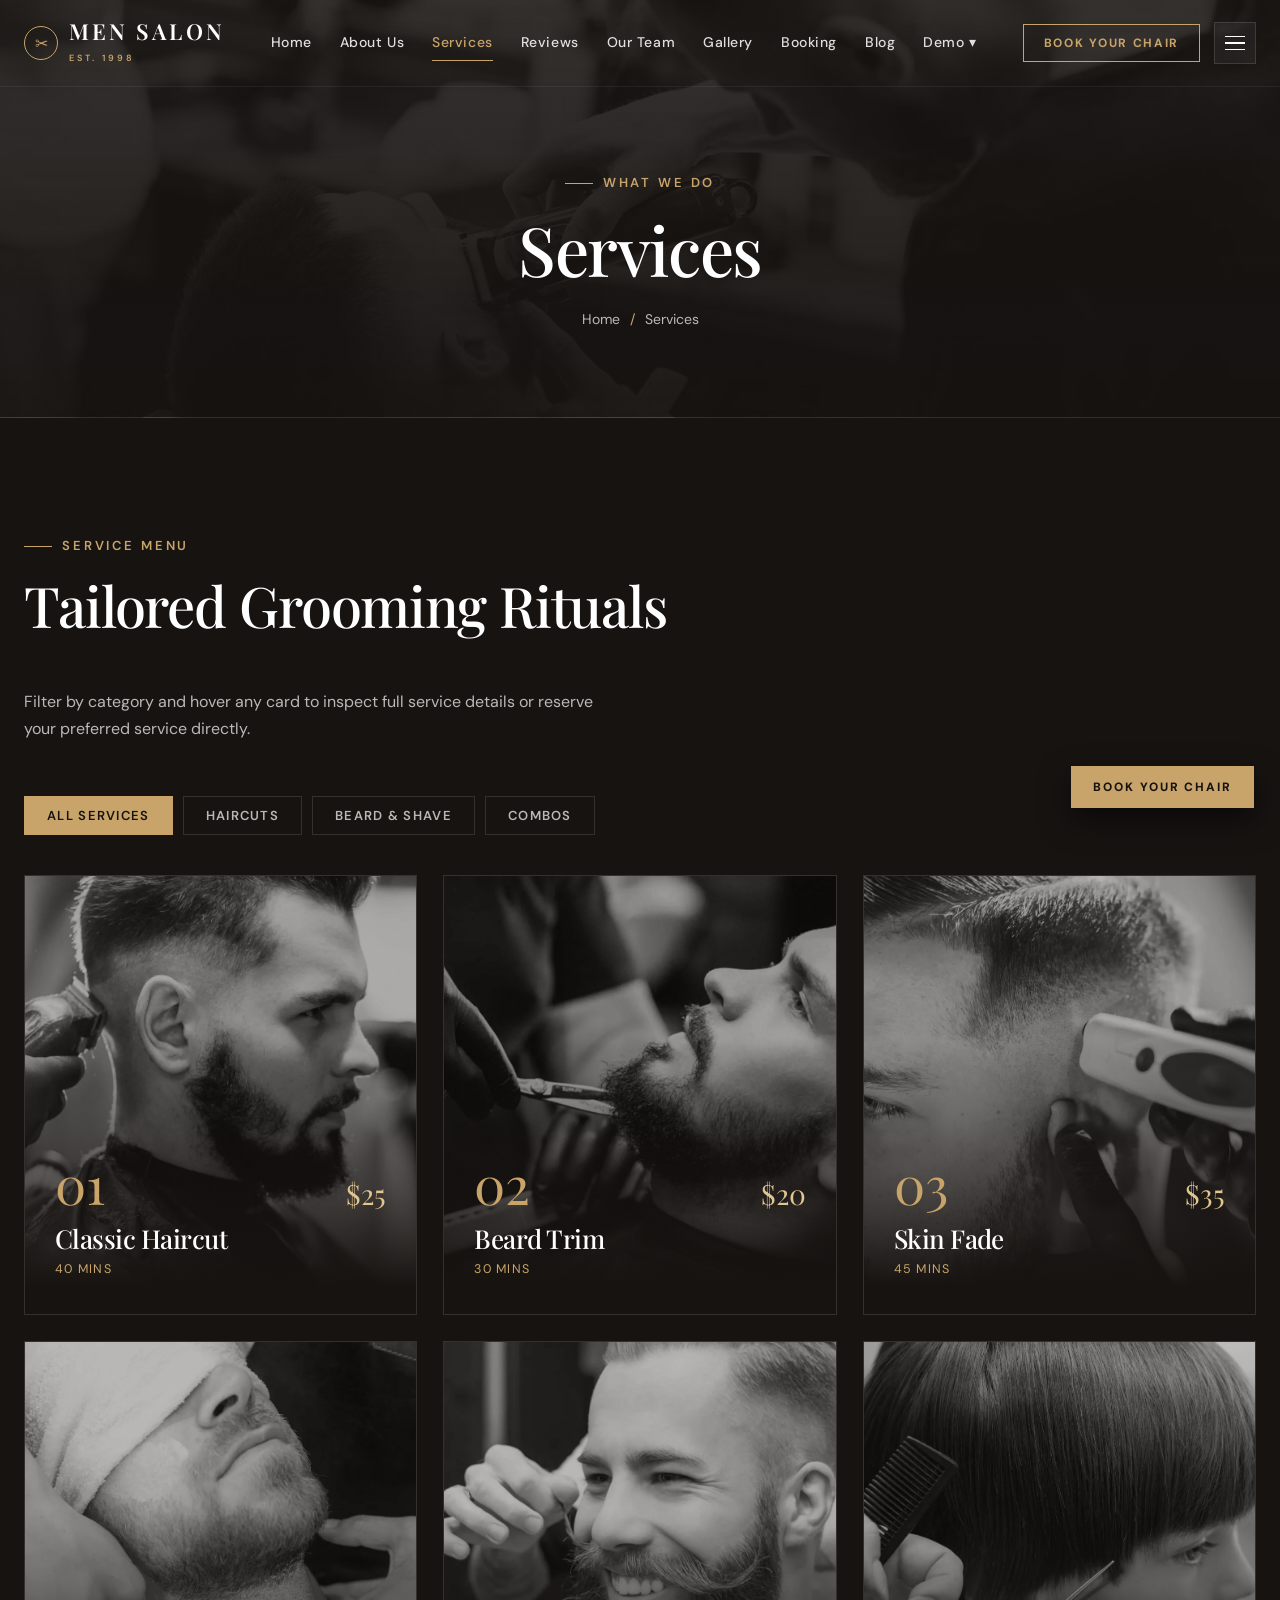
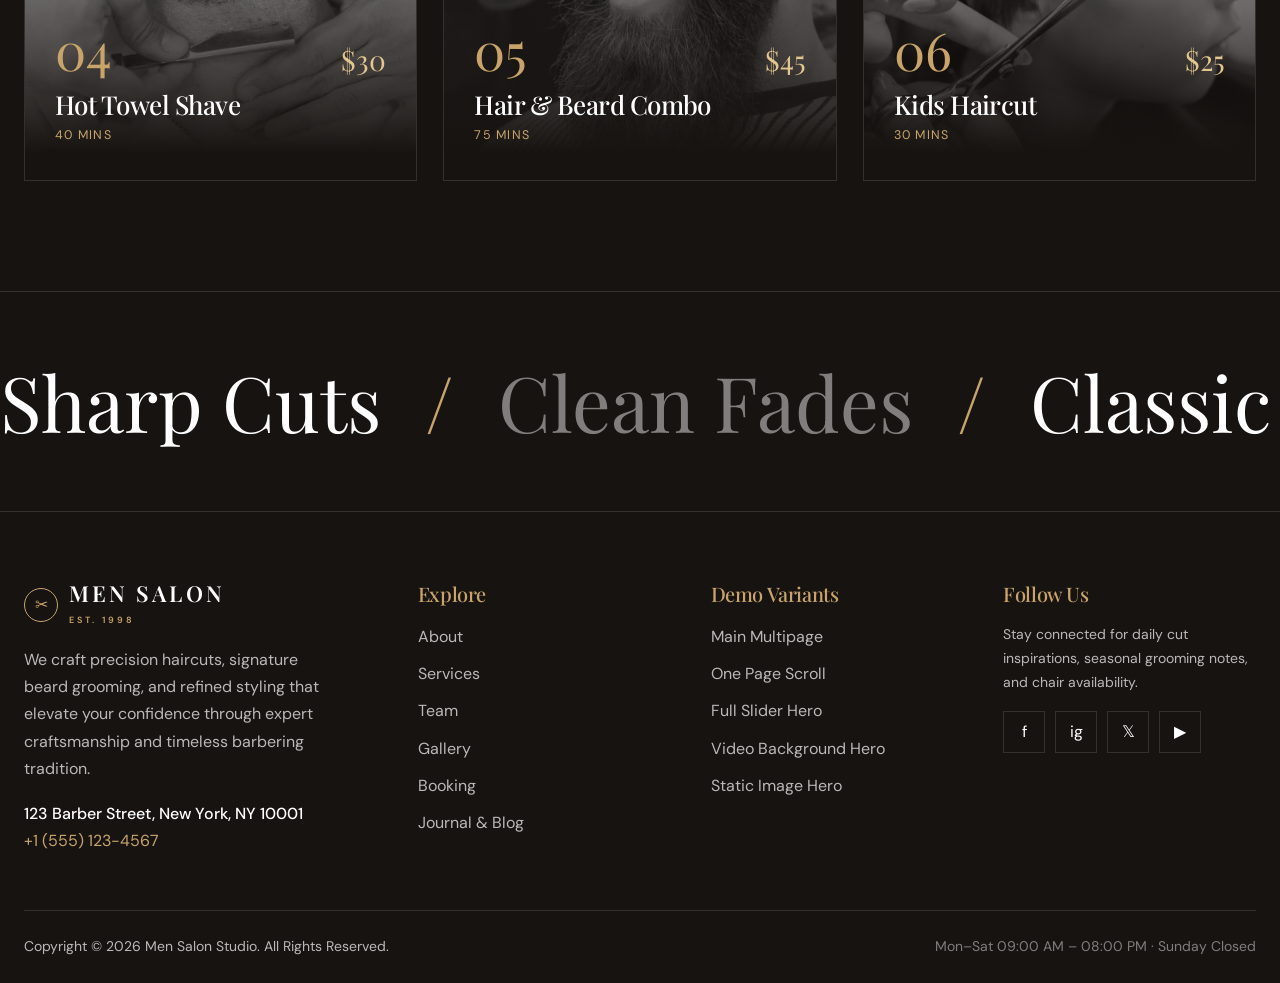
<file: services.html>
<!DOCTYPE html>
<html lang="en">
<head>
  <meta charset="UTF-8" />
  <meta name="viewport" content="width=device-width, initial-scale=1.0" />
  <title>Services &amp; Pricing — Men Salon</title>
  <link rel="icon" type="image/svg+xml" href="assets/images/favicon.svg" />
  <link rel="preconnect" href="https://fonts.googleapis.com" />
  <link rel="preconnect" href="https://fonts.gstatic.com" crossorigin />
  <link href="https://fonts.googleapis.com/css2?family=DM+Sans:wght@400;500;600;700&family=Playfair+Display:wght@400;500;600;700&display=swap" rel="stylesheet" />
  <link rel="stylesheet" href="assets/css/style.css" />
</head>
<body>
  <div id="siteHeaderMount"></div>

  <main>
    <section class="subpage-hero">
      <div class="container">
        <span class="eyebrow">What We Do</span>
        <h1>Services</h1>
        <nav class="breadcrumb-nav" aria-label="Breadcrumb">
          <a href="index.html">Home</a>
          <span class="sep">/</span>
          <span>Services</span>
        </nav>
      </div>
    </section>

    <section class="section-pad">
      <div class="container">
        <div class="section-header-split reveal">
          <div>
            <span class="eyebrow">Service Menu</span>
            <h2 class="section-title">Tailored Grooming Rituals</h2>
          </div>
          <p class="section-desc">Filter by category and hover any card to inspect full service details or reserve your preferred service directly.</p>
        </div>

        <div id="servicesPageMount" class="reveal"></div>
      </div>
    </section>
  </main>

  <div id="siteFooterMount"></div>
  <script src="assets/js/data.js"></script>
  <script src="assets/js/app.js"></script>
</body>
</html>
</file>
<file: assets/css/style.css>
/* ==========================================================================
   MEN SALON — Luxury Barbershop & Hair Salon HTML5 Template
   Design Tokens:
     Primary Gold   : #C8A46A
     Champagne Gold : #E2C58F
     Dark Surface 1 : #171311
     Dark Surface 2 : #221D1A
     Dark Surface 3 : #302926
     Display Font   : "Playfair Display", Georgia, serif
     Body Font      : "DM Sans", -apple-system, BlinkMacSystemFont, sans-serif
   ========================================================================== */

:root {
  --primary: #C8A46A;
  --secondary: #E2C58F;
  --bg-dark-1: #171311;
  --bg-dark-2: #221D1A;
  --bg-dark-3: #302926;
  --text-light: #FFFFFF;
  --text-muted: rgba(255, 255, 255, 0.7);
  --text-faint: rgba(255, 255, 255, 0.45);
  --border-subtle: rgba(255, 255, 255, 0.12);
  --border-medium: rgba(255, 255, 255, 0.25);
  --border-gold: rgba(200, 164, 106, 0.45);
  --title-font: "Playfair Display", Georgia, serif;
  --body-font: "DM Sans", -apple-system, BlinkMacSystemFont, "Segoe UI", sans-serif;
  --container-max: 1300px;
  --transition: all 0.45s cubic-bezier(0.22, 1, 0.36, 1);
  --radius-sm: 4px;
  --radius-md: 8px;
}

*, *::before, *::after {
  box-sizing: border-box;
  margin: 0;
  padding: 0;
}

html {
  scroll-behavior: smooth;
  font-size: 16px;
  background-color: var(--bg-dark-1);
  color: var(--text-muted);
}

body {
  font-family: var(--body-font);
  font-size: 16px;
  line-height: 1.7;
  color: var(--text-muted);
  background-color: var(--bg-dark-1);
  overflow-x: hidden;
  -webkit-font-smoothing: antialiased;
}

::selection {
  background: var(--primary);
  color: var(--bg-dark-1);
}

img {
  max-width: 100%;
  height: auto;
  display: block;
}

a {
  color: inherit;
  text-decoration: none;
  transition: var(--transition);
}

ul, ol {
  list-style: none;
}

button, input, select, textarea {
  font-family: inherit;
  font-size: inherit;
  color: inherit;
}

h1, h2, h3, h4, h5, h6 {
  font-family: var(--title-font);
  color: var(--text-light);
  font-weight: 500;
  line-height: 1.18;
  letter-spacing: -0.02em;
}

.container {
  width: 100%;
  max-width: var(--container-max);
  margin: 0 auto;
  padding: 0 24px;
}

.section-pad {
  padding: 110px 0;
}

.section-pad-sm {
  padding: 75px 0;
}

.eyebrow {
  display: inline-flex;
  align-items: center;
  gap: 10px;
  font-family: var(--body-font);
  font-size: 13px;
  font-weight: 600;
  letter-spacing: 0.22em;
  text-transform: uppercase;
  color: var(--primary);
  margin-bottom: 14px;
}

.eyebrow::before {
  content: "";
  width: 28px;
  height: 1px;
  background: var(--primary);
  display: inline-block;
}

.section-title {
  font-size: clamp(34px, 4.5vw, 56px);
  color: var(--text-light);
  margin-bottom: 18px;
}

.section-desc {
  max-width: 580px;
  color: var(--text-muted);
  font-size: 16px;
}

.section-header-split {
  display: flex;
  align-items: flex-end;
  justify-content: space-between;
  gap: 32px;
  margin-bottom: 54px;
  flex-wrap: wrap;
}

.section-header-center {
  text-align: center;
  max-width: 680px;
  margin: 0 auto 56px;
}

.section-header-center .eyebrow {
  justify-content: center;
}

.section-header-center .section-desc {
  margin: 0 auto;
}

/* ==========================================================================
   BUTTONS & ADVANCE LINK BUTTONS
   ========================================================================== */
.btn-gold {
  display: inline-flex;
  align-items: center;
  justify-content: center;
  gap: 10px;
  padding: 15px 32px;
  background: var(--primary);
  color: var(--bg-dark-1);
  font-size: 13px;
  font-weight: 700;
  letter-spacing: 0.14em;
  text-transform: uppercase;
  border: 1px solid var(--primary);
  cursor: pointer;
  transition: var(--transition);
}

.btn-gold:hover {
  background: var(--secondary);
  border-color: var(--secondary);
  transform: translateY(-2px);
}

.btn-outline {
  display: inline-flex;
  align-items: center;
  justify-content: center;
  gap: 10px;
  padding: 15px 32px;
  background: transparent;
  color: var(--text-light);
  font-size: 13px;
  font-weight: 700;
  letter-spacing: 0.14em;
  text-transform: uppercase;
  border: 1px solid rgba(255, 255, 255, 0.45);
  cursor: pointer;
  transition: var(--transition);
}

.btn-outline:hover {
  background: var(--text-light);
  color: var(--bg-dark-1);
  border-color: var(--text-light);
}

.advance-btn {
  position: relative;
  display: inline-flex;
  align-items: center;
  gap: 14px;
  padding: 12px 0;
  font-size: 14px;
  font-weight: 600;
  letter-spacing: 0.14em;
  text-transform: uppercase;
  color: var(--text-light);
  border-bottom: 1px solid var(--border-medium);
  cursor: pointer;
}

.advance-btn .adv-icon {
  width: 36px;
  height: 36px;
  border-radius: 50%;
  border: 1px solid var(--primary);
  display: inline-flex;
  align-items: center;
  justify-content: center;
  color: var(--primary);
  transition: var(--transition);
}

.advance-btn:hover {
  color: var(--primary);
  border-bottom-color: var(--primary);
}

.advance-btn:hover .adv-icon {
  background: var(--primary);
  color: var(--bg-dark-1);
  transform: translateX(4px);
}

/* ==========================================================================
   HEADER & MEGA MENU NAVIGATION
   ========================================================================== */
.site-header {
  position: fixed;
  top: 0;
  left: 0;
  width: 100%;
  z-index: 1000;
  padding: 20px 0;
  transition: background-color 0.35s ease, padding 0.35s ease, border-color 0.35s ease;
  border-bottom: 1px solid rgba(255, 255, 255, 0.06);
}

.site-header.scrolled {
  background: rgba(23, 19, 17, 0.94);
  backdrop-filter: blur(12px);
  padding: 13px 0;
  border-bottom-color: var(--border-subtle);
}

.header-inner {
  display: flex;
  align-items: center;
  justify-content: space-between;
  gap: 24px;
}

.brand-logo {
  display: inline-flex;
  align-items: center;
  gap: 12px;
  flex-shrink: 0;
}

.brand-logo img {
  height: 36px;
  width: auto;
  object-fit: contain;
}

.brand-wordmark {
  display: inline-flex;
  align-items: center;
  gap: 11px;
  color: var(--text-light);
}

.brand-wordmark-mark {
  width: 34px;
  height: 34px;
  border: 1px solid var(--primary);
  border-radius: 50%;
  display: inline-flex;
  align-items: center;
  justify-content: center;
  color: var(--primary);
  flex-shrink: 0;
}

.brand-wordmark-text {
  font-family: var(--title-font);
  font-size: 22px;
  font-weight: 600;
  letter-spacing: 0.14em;
  text-transform: uppercase;
  line-height: 1;
  color: var(--text-light);
}

.brand-wordmark-sub {
  display: block;
  font-family: var(--body-font);
  font-size: 9px;
  font-weight: 600;
  letter-spacing: 0.34em;
  text-transform: uppercase;
  color: var(--primary);
  margin-top: 3px;
}

.hero-emblem-lockup {
  display: inline-flex;
  flex-direction: column;
  align-items: center;
  gap: 8px;
  margin-bottom: 26px;
}

.hero-emblem-lockup .emblem-ring {
  width: 56px;
  height: 56px;
  border: 1px solid var(--primary);
  border-radius: 50%;
  display: inline-flex;
  align-items: center;
  justify-content: center;
  color: var(--primary);
  background: rgba(23, 19, 17, 0.65);
}

.hero-emblem-lockup .emblem-name {
  font-family: var(--title-font);
  font-size: 28px;
  letter-spacing: 0.24em;
  text-transform: uppercase;
  color: var(--text-light);
}

.hero-emblem-lockup .emblem-est {
  font-size: 10px;
  letter-spacing: 0.38em;
  text-transform: uppercase;
  color: var(--primary);
}

.main-nav {
  display: flex;
  align-items: center;
  gap: 28px;
}

.main-nav > li {
  position: relative;
}

.main-nav > li > a {
  font-size: 14px;
  font-weight: 500;
  letter-spacing: 0.04em;
  color: rgba(255, 255, 255, 0.86);
  padding: 8px 0;
  display: inline-flex;
  align-items: center;
  gap: 5px;
  position: relative;
}

.main-nav > li > a::after {
  content: "";
  position: absolute;
  left: 0;
  bottom: 2px;
  width: 0;
  height: 1px;
  background: var(--primary);
  transition: width 0.3s ease;
}

.main-nav > li > a:hover,
.main-nav > li > a.active {
  color: var(--primary);
}

.main-nav > li > a:hover::after,
.main-nav > li > a.active::after {
  width: 100%;
}

/* Demo Mega Menu Dropdown */
.has-megamenu .megamenu-panel {
  position: absolute;
  top: calc(100% + 14px);
  right: -40px;
  width: 620px;
  background: var(--bg-dark-2);
  border: 1px solid var(--border-subtle);
  padding: 26px;
  display: grid;
  grid-template-columns: repeat(4, 1fr);
  gap: 18px;
  opacity: 0;
  visibility: hidden;
  transform: translateY(10px);
  transition: var(--transition);
  box-shadow: 0 24px 60px rgba(0, 0, 0, 0.6);
  z-index: 1050;
}

.has-megamenu:hover .megamenu-panel,
.has-megamenu.open .megamenu-panel {
  opacity: 1;
  visibility: visible;
  transform: translateY(0);
}

.mega-col-title {
  font-family: var(--title-font);
  font-size: 16px;
  color: var(--primary);
  margin-bottom: 12px;
  padding-bottom: 8px;
  border-bottom: 1px solid var(--border-subtle);
}

.mega-col a {
  display: block;
  font-size: 13.5px;
  color: var(--text-muted);
  padding: 5px 0;
}

.mega-col a:hover {
  color: var(--text-light);
  transform: translateX(4px);
}

.header-actions {
  display: flex;
  align-items: center;
  gap: 14px;
}

.header-cta {
  padding: 10px 20px;
  font-size: 12px;
  font-weight: 700;
  letter-spacing: 0.14em;
  text-transform: uppercase;
  border: 1px solid var(--primary);
  color: var(--primary);
  background: transparent;
  cursor: pointer;
  transition: var(--transition);
}

.header-cta:hover {
  background: var(--primary);
  color: var(--bg-dark-1);
}

.hamburger-btn {
  width: 42px;
  height: 42px;
  background: rgba(255, 255, 255, 0.05);
  border: 1px solid var(--border-subtle);
  color: var(--text-light);
  display: inline-flex;
  flex-direction: column;
  align-items: center;
  justify-content: center;
  gap: 5px;
  cursor: pointer;
  transition: var(--transition);
}

.hamburger-btn span {
  width: 20px;
  height: 1.5px;
  background: currentColor;
  transition: var(--transition);
}

.hamburger-btn:hover {
  border-color: var(--primary);
  color: var(--primary);
}

/* ==========================================================================
   OFFCANVAS SIDEBAR DRAWER
   ========================================================================== */
.offcanvas-backdrop {
  position: fixed;
  inset: 0;
  background: rgba(0, 0, 0, 0.72);
  backdrop-filter: blur(4px);
  z-index: 1200;
  opacity: 0;
  visibility: hidden;
  transition: opacity 0.35s ease;
}

.offcanvas-backdrop.active {
  opacity: 1;
  visibility: visible;
}

.offcanvas-drawer {
  position: fixed;
  top: 0;
  right: 0;
  width: min(400px, 90vw);
  height: 100vh;
  background: var(--bg-dark-2);
  border-left: 1px solid var(--border-subtle);
  z-index: 1250;
  padding: 34px 28px;
  overflow-y: auto;
  transform: translateX(100%);
  transition: transform 0.4s cubic-bezier(0.22, 1, 0.36, 1);
  display: flex;
  flex-direction: column;
  justify-content: space-between;
  gap: 28px;
}

.offcanvas-drawer.active {
  transform: translateX(0);
}

.offcanvas-top {
  display: flex;
  align-items: center;
  justify-content: space-between;
  padding-bottom: 20px;
  border-bottom: 1px solid var(--border-subtle);
}

.offcanvas-close {
  width: 38px;
  height: 38px;
  border: 1px solid var(--border-subtle);
  background: transparent;
  color: var(--text-light);
  font-size: 22px;
  line-height: 1;
  cursor: pointer;
  display: inline-flex;
  align-items: center;
  justify-content: center;
}

.offcanvas-close:hover {
  border-color: var(--primary);
  color: var(--primary);
}

.mobile-nav-list {
  display: flex;
  flex-direction: column;
  gap: 4px;
}

.mobile-nav-list > li > a,
.mobile-demo-toggle {
  display: flex;
  align-items: center;
  justify-content: space-between;
  width: 100%;
  padding: 11px 0;
  font-family: var(--title-font);
  font-size: 22px;
  color: var(--text-light);
  border-bottom: 1px solid rgba(255, 255, 255, 0.06);
  background: none;
  border-left: none;
  border-right: none;
  border-top: none;
  text-align: left;
  cursor: pointer;
}

.mobile-nav-list a:hover,
.mobile-demo-toggle:hover {
  color: var(--primary);
}

.mobile-demo-sub {
  display: none;
  padding: 10px 0 14px 14px;
  border-bottom: 1px solid rgba(255, 255, 255, 0.06);
}

.mobile-demo-sub.open {
  display: grid;
  grid-template-columns: 1fr 1fr;
  gap: 8px 16px;
}

.mobile-demo-sub a {
  font-size: 13.5px;
  color: var(--text-muted);
  padding: 4px 0;
}

.offcanvas-info {
  padding-top: 20px;
  border-top: 1px solid var(--border-subtle);
  font-size: 14px;
}

.offcanvas-info h4 {
  font-size: 16px;
  color: var(--primary);
  margin-bottom: 8px;
}

/* ==========================================================================
   HERO 1: MAIN COLLAGE + TITLE SLIDER (index.html / home-onepage.html)
   ========================================================================== */
.hero-main {
  position: relative;
  min-height: 100vh;
  padding: 135px 0 80px;
  background: radial-gradient(circle at 75% 25%, rgba(200, 164, 106, 0.12), transparent 55%),
              var(--bg-dark-1);
  display: flex;
  align-items: center;
  overflow: hidden;
}

.hero-main-grid {
  display: grid;
  grid-template-columns: 1.05fr 1.25fr;
  gap: 50px;
  align-items: center;
}

.hero-founder-box {
  max-width: 520px;
}

.hero-lead {
  font-size: 18px;
  color: var(--text-muted);
  margin-bottom: 28px;
}

.hero-signature-row {
  display: flex;
  align-items: center;
  gap: 20px;
  margin-bottom: 34px;
  padding-bottom: 28px;
  border-bottom: 1px solid var(--border-subtle);
}

.hero-signature-img {
  height: 52px;
  width: auto;
  filter: brightness(1.1);
}

.founder-meta h4 {
  font-size: 20px;
  color: var(--text-light);
}

.founder-meta span {
  font-size: 13px;
  color: var(--primary);
  letter-spacing: 0.08em;
  text-transform: uppercase;
}

/* Vertical Rotating Title Slider (.ms-title-slider) */
.ms-title-slider {
  height: clamp(64px, 7.5vw, 110px);
  overflow: hidden;
  position: relative;
  margin-bottom: 28px;
}

.ms-title-slider-track {
  transition: transform 0.8s cubic-bezier(0.22, 1, 0.36, 1);
}

.ms-title-slider-slide {
  height: clamp(64px, 7.5vw, 110px);
  display: flex;
  align-items: center;
}

.ms-title-slider-title {
  font-size: clamp(44px, 6.2vw, 96px);
  line-height: 1.05;
  color: var(--text-light);
  white-space: nowrap;
}

.hero-collage {
  display: grid;
  grid-template-columns: repeat(12, 1fr);
  grid-template-rows: repeat(6, 62px);
  gap: 14px;
  position: relative;
}

.collage-card {
  overflow: hidden;
  position: relative;
  border: 1px solid var(--border-subtle);
}

.collage-card img {
  width: 100%;
  height: 100%;
  object-fit: cover;
  transition: transform 0.8s ease;
}

.collage-card:hover img {
  transform: scale(1.07);
}

.collage-1 { grid-column: 1 / 7; grid-row: 1 / 5; }
.collage-2 { grid-column: 7 / 13; grid-row: 1 / 4; }
.collage-3 { grid-column: 2 / 7; grid-row: 5 / 7; }
.collage-4 { grid-column: 7 / 12; grid-row: 4 / 7; }

/* ==========================================================================
   HERO 2: FULLSCREEN SLIDER (home-slider.html)
   ========================================================================== */
.hero-slider-section {
  position: relative;
  height: 100vh;
  min-height: 680px;
  overflow: hidden;
}

.hero-slide {
  position: absolute;
  inset: 0;
  opacity: 0;
  visibility: hidden;
  transition: opacity 1s ease, visibility 1s ease;
}

.hero-slide.active {
  opacity: 1;
  visibility: visible;
  z-index: 2;
}

.hero-slide-bg {
  position: absolute;
  inset: 0;
  transform: scale(1.06);
  transition: transform 6s ease;
}

.hero-slide.active .hero-slide-bg {
  transform: scale(1);
}

.hero-slide-bg img {
  width: 100%;
  height: 100%;
  object-fit: cover;
}

.hero-overlay {
  position: absolute;
  inset: 0;
  background: linear-gradient(180deg, rgba(23, 19, 17, 0.72) 0%, rgba(23, 19, 17, 0.55) 50%, rgba(23, 19, 17, 0.88) 100%);
  z-index: 1;
}

.hero-center-content {
  position: relative;
  z-index: 3;
  height: 100%;
  max-width: 980px;
  margin: 0 auto;
  padding: 90px 24px 0;
  display: flex;
  flex-direction: column;
  align-items: center;
  justify-content: center;
  text-align: center;
}

.hero-center-logo {
  max-width: 310px;
  margin-bottom: 34px;
}

.hero-center-title {
  font-size: clamp(36px, 5vw, 62px);
  color: var(--text-light);
  margin-bottom: 20px;
}

.hero-center-desc {
  max-width: 600px;
  margin-bottom: 34px;
  font-size: 17px;
  color: rgba(255, 255, 255, 0.82);
}

.hero-btn-group {
  display: flex;
  flex-wrap: wrap;
  justify-content: center;
  gap: 16px;
}

.slider-arrow {
  position: absolute;
  top: 50%;
  transform: translateY(-50%);
  z-index: 10;
  width: 52px;
  height: 52px;
  border-radius: 50%;
  border: 1px solid rgba(255, 255, 255, 0.25);
  background: rgba(23, 19, 17, 0.55);
  color: var(--text-light);
  display: inline-flex;
  align-items: center;
  justify-content: center;
  cursor: pointer;
  transition: var(--transition);
}

.slider-arrow:hover {
  background: var(--primary);
  color: var(--bg-dark-1);
  border-color: var(--primary);
}

.slider-arrow.prev { left: 26px; }
.slider-arrow.next { right: 26px; }

.slider-dots {
  position: absolute;
  bottom: 32px;
  left: 50%;
  transform: translateX(-50%);
  z-index: 10;
  display: flex;
  gap: 10px;
}

.slider-dot {
  width: 10px;
  height: 10px;
  border-radius: 50%;
  background: rgba(255, 255, 255, 0.35);
  border: none;
  cursor: pointer;
  transition: var(--transition);
}

.slider-dot.active {
  width: 28px;
  border-radius: 99px;
  background: var(--primary);
}

/* ==========================================================================
   HERO 3 & 4: VIDEO BACKGROUND & STATIC IMAGE HERO
   ========================================================================== */
.hero-fullscreen {
  position: relative;
  min-height: 100vh;
  display: flex;
  align-items: center;
  justify-content: center;
  overflow: hidden;
  padding-top: 80px;
}

.hero-bg-media {
  position: absolute;
  inset: 0;
  width: 100%;
  height: 100%;
  object-fit: cover;
  z-index: 0;
}

.trust-pill {
  display: inline-flex;
  align-items: center;
  gap: 12px;
  padding: 10px 20px;
  border: 1px solid var(--border-gold);
  background: rgba(23, 19, 17, 0.72);
  backdrop-filter: blur(8px);
  margin-top: 28px;
  font-size: 14px;
  color: var(--text-light);
}

.trust-pill .stars {
  color: #F2B827;
  letter-spacing: 2px;
}

/* ==========================================================================
   SUBPAGE HEADER BREADCRUMB
   ========================================================================== */
.subpage-hero {
  position: relative;
  padding: 165px 0 85px;
  background: linear-gradient(180deg, rgba(23, 19, 17, 0.85), rgba(23, 19, 17, 0.96)),
              url("../images/banner-3.webp") center/cover no-repeat;
  border-bottom: 1px solid var(--border-subtle);
  text-align: center;
}

.subpage-hero h1 {
  font-size: clamp(40px, 5.5vw, 68px);
  margin-bottom: 16px;
}

.breadcrumb-nav {
  display: inline-flex;
  align-items: center;
  gap: 10px;
  font-size: 14px;
  color: var(--text-muted);
}

.breadcrumb-nav a:hover {
  color: var(--primary);
}

.breadcrumb-nav .sep {
  color: var(--primary);
}

/* ==========================================================================
   ABOUT SECTION + PARALLAX + ROTATING TEXT BADGE
   ========================================================================== */
.about-grid {
  display: grid;
  grid-template-columns: 1fr 1fr;
  gap: 64px;
  align-items: center;
}

.about-media-wrap {
  position: relative;
}

.parallax-frame {
  overflow: hidden;
  border: 1px solid var(--border-subtle);
  height: 560px;
  position: relative;
}

.parallax-frame img {
  width: 100%;
  height: 118%;
  object-fit: cover;
  will-change: transform;
}

/* Circular Rotating SVG Text Badge */
.ms-rotate-badge {
  position: absolute;
  right: -28px;
  bottom: 36px;
  width: 156px;
  height: 156px;
  background: var(--bg-dark-2);
  border: 1px solid var(--border-gold);
  border-radius: 50%;
  display: flex;
  align-items: center;
  justify-content: center;
  box-shadow: 0 20px 50px rgba(0, 0, 0, 0.55);
  z-index: 5;
}

.ms-rotate-badge svg.spinner {
  width: 138px;
  height: 138px;
  animation: spinSlow 18s linear infinite;
}

.ms-rotate-badge text {
  fill: var(--primary);
  font-family: var(--body-font);
  font-size: 9.2px;
  font-weight: 700;
  letter-spacing: 3.1px;
  text-transform: uppercase;
}

.ms-rotate-center-icon {
  position: absolute;
  width: 46px;
  height: 46px;
  border-radius: 50%;
  background: rgba(200, 164, 106, 0.14);
  border: 1px solid var(--border-gold);
  display: flex;
  align-items: center;
  justify-content: center;
  color: var(--primary);
}

@keyframes spinSlow {
  from { transform: rotate(0deg); }
  to { transform: rotate(360deg); }
}

/* History Timeline (About Us Page) */
.history-timeline {
  display: grid;
  grid-template-columns: repeat(auto-fit, minmax(280px, 1fr));
  gap: 28px;
  margin-top: 48px;
}

.timeline-card {
  background: var(--bg-dark-2);
  border: 1px solid var(--border-subtle);
  padding: 36px 30px;
  position: relative;
  transition: var(--transition);
}

.timeline-card:hover {
  border-color: var(--primary);
  transform: translateY(-4px);
}

.timeline-year {
  font-family: var(--title-font);
  font-size: 52px;
  color: var(--primary);
  line-height: 1;
  margin-bottom: 16px;
}

.timeline-card h3 {
  font-size: 26px;
  margin-bottom: 12px;
}

/* ==========================================================================
   SERVICES GRID (.ms-service-item style1)
   ========================================================================== */
.services-section {
  background: var(--bg-dark-2);
  border-top: 1px solid var(--border-subtle);
  border-bottom: 1px solid var(--border-subtle);
}

.service-filter-tabs {
  display: flex;
  flex-wrap: wrap;
  gap: 10px;
  margin-bottom: 40px;
}

.filter-tab-btn {
  padding: 10px 22px;
  background: transparent;
  border: 1px solid var(--border-subtle);
  color: var(--text-muted);
  font-size: 13px;
  font-weight: 600;
  letter-spacing: 0.1em;
  text-transform: uppercase;
  cursor: pointer;
  transition: var(--transition);
}

.filter-tab-btn:hover,
.filter-tab-btn.active {
  background: var(--primary);
  border-color: var(--primary);
  color: var(--bg-dark-1);
}

.services-grid {
  display: grid;
  grid-template-columns: repeat(3, 1fr);
  gap: 26px;
}

.ms-service-item {
  position: relative;
  overflow: hidden;
  height: 440px;
  background: var(--bg-dark-1);
  border: 1px solid var(--border-subtle);
  cursor: pointer;
}

.ms-service-image {
  position: relative;
  width: 100%;
  height: 100%;
}

.ms-service-image img {
  width: 100%;
  height: 100%;
  object-fit: cover;
  transition: transform 0.65s ease;
}

.ms-service-item:hover .ms-service-image img {
  transform: scale(1.08);
}

.ms-service-overlay {
  position: absolute;
  inset: 0;
  background: rgba(23, 19, 17, 0.28);
  transition: background 0.45s ease;
  z-index: 1;
}

.ms-service-item:hover .ms-service-overlay {
  background: rgba(23, 19, 17, 0.62);
}

.gradient-edge-bottom {
  position: absolute;
  bottom: 0;
  left: 0;
  width: 100%;
  height: 62%;
  background: linear-gradient(0deg, #171311 10%, rgba(23, 19, 17, 0) 100%);
  z-index: 2;
}

.ms-service-content-area {
  position: absolute;
  bottom: 0;
  left: 0;
  right: 0;
  padding: 34px 30px;
  z-index: 3;
}

.ms-service-top-meta {
  display: flex;
  align-items: baseline;
  justify-content: space-between;
  margin-bottom: 6px;
}

.ms-service-number {
  font-family: var(--title-font);
  font-size: 52px;
  line-height: 1;
  color: var(--primary);
}

.ms-service-price {
  font-family: var(--title-font);
  font-size: 28px;
  color: var(--secondary);
}

.ms-service-title {
  font-size: 26px;
  color: var(--text-light);
  margin-bottom: 4px;
}

.ms-service-duration {
  font-size: 12.5px;
  letter-spacing: 0.1em;
  text-transform: uppercase;
  color: var(--primary);
}

.ms-service-description {
  max-height: 0;
  overflow: hidden;
  opacity: 0;
  transition: max-height 0.5s ease, opacity 0.4s ease, margin-top 0.4s ease;
  font-size: 14.5px;
  color: rgba(255, 255, 255, 0.85);
}

.ms-service-item:hover .ms-service-description {
  max-height: 140px;
  opacity: 1;
  margin-top: 14px;
}

.service-book-inline {
  display: inline-flex;
  align-items: center;
  gap: 8px;
  margin-top: 12px;
  font-size: 12px;
  font-weight: 700;
  letter-spacing: 0.14em;
  text-transform: uppercase;
  color: var(--primary);
}

/* ==========================================================================
   TESTIMONIALS (HORIZONTAL SCROLL SHOWCASE + GRID)
   ========================================================================== */
.reviews-showcase {
  background: var(--bg-dark-1);
  overflow: hidden;
}

.reviews-track-wrap {
  position: relative;
}

.reviews-horizontal-track {
  display: flex;
  gap: 32px;
  overflow-x: auto;
  scroll-snap-type: x mandatory;
  scrollbar-width: none;
  padding-bottom: 12px;
  cursor: grab;
}

.reviews-horizontal-track::-webkit-scrollbar {
  display: none;
}

.ms-testi-card {
  flex: 0 0 min(780px, 88vw);
  scroll-snap-align: start;
  background: var(--bg-dark-2);
  border: 1px solid var(--border-subtle);
  padding: 48px 44px;
  display: flex;
  flex-direction: column;
  justify-content: space-between;
}

.ms-quote-icon {
  font-size: 38px;
  color: var(--primary);
  line-height: 1;
  margin-bottom: 18px;
}

.ms-testi-desc {
  font-family: var(--title-font);
  font-size: clamp(22px, 2.7vw, 34px);
  line-height: 1.42;
  color: var(--text-light);
  margin-bottom: 34px;
}

.testi-author-info {
  display: flex;
  align-items: center;
  justify-content: space-between;
  gap: 18px;
  padding-top: 24px;
  border-top: 1px solid rgba(255, 255, 255, 0.22);
  flex-wrap: wrap;
}

.testi-author-left {
  display: flex;
  align-items: center;
  gap: 16px;
}

.autho-img {
  width: 76px;
  height: 76px;
  border-radius: 50%;
  object-fit: cover;
  border: 2px solid var(--border-gold);
}

.author-info .name {
  font-family: var(--title-font);
  font-size: 20px;
  color: var(--text-light);
}

.author-info .designation {
  font-size: 13.5px;
  color: var(--primary);
}

.testi-rating {
  display: inline-flex;
  align-items: center;
  gap: 5px;
  color: #F2B827;
  font-size: 15px;
}

.reviews-controls {
  display: flex;
  align-items: center;
  gap: 12px;
}

.circle-nav-btn {
  width: 48px;
  height: 48px;
  border-radius: 50%;
  border: 1px solid var(--border-medium);
  background: transparent;
  color: var(--text-light);
  display: inline-flex;
  align-items: center;
  justify-content: center;
  cursor: pointer;
  transition: var(--transition);
}

.circle-nav-btn:hover {
  background: var(--primary);
  border-color: var(--primary);
  color: var(--bg-dark-1);
}

/* Reviews Grid on Reviews Page */
.reviews-page-grid {
  display: grid;
  grid-template-columns: repeat(auto-fit, minmax(340px, 1fr));
  gap: 26px;
}

.reviews-page-grid .ms-testi-card {
  flex: initial;
  padding: 36px 32px;
}

.reviews-page-grid .ms-testi-desc {
  font-size: 22px;
}

/* ==========================================================================
   TEAM SECTION (.ms-team-item DUAL IMAGE HOVER SWAP)
   ========================================================================== */
.team-grid {
  display: grid;
  grid-template-columns: repeat(3, 1fr);
  gap: 28px;
}

.ms-team-item {
  position: relative;
  overflow: hidden;
  height: 520px;
  border: 1px solid var(--border-subtle);
  background: var(--bg-dark-2);
}

.ms-team-image {
  position: relative;
  width: 100%;
  height: 100%;
}

.ms-team-image img {
  width: 100%;
  height: 100%;
  object-fit: cover;
  display: block;
}

.ms-team-hover-image {
  position: absolute;
  inset: 0;
  opacity: 0;
  transition: opacity 0.55s ease, transform 0.65s ease;
  z-index: 1;
}

.ms-team-item:hover .ms-team-hover-image {
  opacity: 1;
  transform: scale(1.04);
}

.ms-team-overlay {
  position: absolute;
  bottom: 0;
  left: 0;
  width: 100%;
  height: 55%;
  background: linear-gradient(0deg, #171311 10%, rgba(23, 19, 17, 0) 100%);
  z-index: 2;
}

.ms-team-content {
  position: absolute;
  bottom: 0;
  left: 0;
  width: 100%;
  padding: 34px 24px;
  text-align: center;
  z-index: 3;
}

.ms-team-name {
  font-size: clamp(54px, 5.5vw, 88px);
  line-height: 0.95;
  color: var(--text-light);
  margin-bottom: 8px;
}

.ms-team-designation {
  font-size: 14px;
  font-weight: 600;
  letter-spacing: 0.14em;
  text-transform: uppercase;
  color: var(--primary);
}

.ms-team-social {
  max-height: 0;
  overflow: hidden;
  transition: max-height 0.45s ease, margin-top 0.45s ease;
  display: flex;
  justify-content: center;
  gap: 8px;
}

.ms-team-item:hover .ms-team-social {
  max-height: 56px;
  margin-top: 16px;
}

.ms-team-social a,
.ms-team-social button {
  width: 36px;
  height: 36px;
  border-radius: 6px;
  background: rgba(255, 255, 255, 0.12);
  border: 1px solid rgba(255, 255, 255, 0.16);
  color: var(--text-light);
  display: inline-flex;
  align-items: center;
  justify-content: center;
  font-size: 14px;
  cursor: pointer;
}

.ms-team-social a:hover,
.ms-team-social button:hover {
  background: var(--primary);
  color: var(--bg-dark-1);
  border-color: var(--primary);
}

/* ==========================================================================
   OUR LOCATION BANNER
   ========================================================================== */
.location-banner {
  position: relative;
  padding: 120px 0;
  background: linear-gradient(90deg, rgba(23, 19, 17, 0.94) 0%, rgba(23, 19, 17, 0.72) 55%, rgba(23, 19, 17, 0.88) 100%),
              url("../images/banner-4.webp") center/cover no-repeat fixed;
  border-top: 1px solid var(--border-subtle);
  border-bottom: 1px solid var(--border-subtle);
}

.location-grid {
  display: grid;
  grid-template-columns: 1.1fr 1fr;
  gap: 48px;
  align-items: center;
}

.location-address {
  font-family: var(--title-font);
  font-size: clamp(26px, 3vw, 38px);
  color: var(--text-light);
  line-height: 1.35;
  margin: 14px 0 22px;
}

.location-phone {
  display: inline-block;
  font-family: var(--title-font);
  font-size: clamp(24px, 2.8vw, 34px);
  color: var(--primary);
  margin-bottom: 24px;
}

.location-phone:hover {
  color: var(--secondary);
}

.location-map-card {
  background: rgba(34, 29, 26, 0.9);
  border: 1px solid var(--border-gold);
  padding: 12px;
}

.location-map-card iframe {
  width: 100%;
  height: 310px;
  border: 0;
  filter: grayscale(100%) invert(92%) contrast(92%);
}

/* ==========================================================================
   MASONRY GALLERY & LIGHTBOX 
   ========================================================================== */
.masonry-grid {
  columns: 3 300px;
  column-gap: 22px;
}

.masonry-item {
  break-inside: avoid;
  margin-bottom: 22px;
  position: relative;
  overflow: hidden;
  border: 1px solid var(--border-subtle);
  cursor: pointer;
}

.masonry-item img {
  width: 100%;
  display: block;
  transition: transform 0.6s ease;
}

.masonry-item:hover img {
  transform: scale(1.06);
}

.masonry-hover {
  position: absolute;
  inset: 0;
  background: rgba(23, 19, 17, 0.58);
  display: flex;
  flex-direction: column;
  align-items: center;
  justify-content: center;
  gap: 8px;
  opacity: 0;
  transition: opacity 0.35s ease;
}

.masonry-item:hover .masonry-hover {
  opacity: 1;
}

.masonry-view-badge {
  padding: 12px 26px;
  border: 1px solid var(--primary);
  background: rgba(23, 19, 17, 0.85);
  color: var(--text-light);
  font-size: 13px;
  font-weight: 700;
  letter-spacing: 0.16em;
  text-transform: uppercase;
}

.masonry-caption {
  font-family: var(--title-font);
  font-size: 18px;
  color: var(--secondary);
}

/* Lightbox Modal */
.lightbox-modal {
  position: fixed;
  inset: 0;
  background: rgba(12, 10, 9, 0.94);
  z-index: 2000;
  display: none;
  align-items: center;
  justify-content: center;
  padding: 30px;
}

.lightbox-modal.active {
  display: flex;
}

.lightbox-content {
  position: relative;
  max-width: 960px;
  max-height: 86vh;
  text-align: center;
}

.lightbox-content img {
  max-height: 78vh;
  max-width: 100%;
  object-fit: contain;
  border: 1px solid var(--border-subtle);
}

.lightbox-caption {
  margin-top: 14px;
  color: var(--text-light);
  font-family: var(--title-font);
  font-size: 20px;
}

.lightbox-close,
.lightbox-prev,
.lightbox-next {
  position: fixed;
  width: 50px;
  height: 50px;
  border-radius: 50%;
  border: 1px solid rgba(255, 255, 255, 0.25);
  background: rgba(23, 19, 17, 0.8);
  color: var(--text-light);
  font-size: 22px;
  cursor: pointer;
  display: inline-flex;
  align-items: center;
  justify-content: center;
  transition: var(--transition);
}

.lightbox-close { top: 24px; right: 24px; }
.lightbox-prev { top: 50%; left: 24px; transform: translateY(-50%); }
.lightbox-next { top: 50%; right: 24px; transform: translateY(-50%); }

.lightbox-close:hover,
.lightbox-prev:hover,
.lightbox-next:hover {
  background: var(--primary);
  color: var(--bg-dark-1);
  border-color: var(--primary);
}

/* ==========================================================================
   BOOKING / RESERVATION SECTION & OPENING HOURS
   ========================================================================== */
.booking-section {
  background: var(--bg-dark-2);
  border-top: 1px solid var(--border-subtle);
}

.booking-grid {
  display: grid;
  grid-template-columns: 1.25fr 0.9fr;
  gap: 50px;
  align-items: start;
}

.booking-form-card {
  background: var(--bg-dark-1);
  border: 1px solid var(--border-subtle);
  padding: 42px 38px;
}

.form-grid-2 {
  display: grid;
  grid-template-columns: 1fr 1fr;
  gap: 18px;
}

.form-group {
  margin-bottom: 18px;
}

.form-group label {
  display: block;
  font-size: 12.5px;
  font-weight: 600;
  letter-spacing: 0.12em;
  text-transform: uppercase;
  color: var(--primary);
  margin-bottom: 8px;
}

.form-control {
  width: 100%;
  padding: 14px 16px;
  background: var(--bg-dark-2);
  border: 1px solid var(--border-subtle);
  color: var(--text-light);
  outline: none;
  transition: border-color 0.3s ease;
}

.form-control::placeholder {
  color: var(--text-faint);
}

.form-control:focus {
  border-color: var(--primary);
}

select.form-control option {
  background: var(--bg-dark-2);
  color: var(--text-light);
}

.time-slots-grid {
  display: grid;
  grid-template-columns: repeat(4, 1fr);
  gap: 8px;
}

.time-slot-btn {
  padding: 10px 6px;
  background: var(--bg-dark-2);
  border: 1px solid var(--border-subtle);
  color: var(--text-muted);
  font-size: 13px;
  cursor: pointer;
  transition: var(--transition);
}

.time-slot-btn:hover {
  border-color: var(--primary);
  color: var(--text-light);
}

.time-slot-btn.selected {
  background: var(--primary);
  color: var(--bg-dark-1);
  border-color: var(--primary);
  font-weight: 700;
}

.hours-card {
  background: var(--bg-dark-1);
  border: 1px solid var(--border-subtle);
  padding: 40px 34px;
}

.hours-card h3 {
  font-size: 30px;
  margin-bottom: 24px;
}

.hours-row {
  display: flex;
  justify-content: space-between;
  align-items: center;
  padding: 14px 0;
  border-bottom: 1px solid rgba(255, 255, 255, 0.08);
  font-size: 15px;
}

.hours-row:last-child {
  border-bottom: none;
}

.hours-row.closed span:last-child {
  color: var(--primary);
  font-weight: 600;
}

.booking-confirmation {
  display: none;
  margin-top: 22px;
  padding: 22px;
  background: rgba(200, 164, 106, 0.12);
  border: 1px solid var(--primary);
  color: var(--text-light);
}

.booking-confirmation.visible {
  display: block;
}

.saved-bookings-list {
  margin-top: 26px;
  border-top: 1px solid var(--border-subtle);
  padding-top: 22px;
}

.saved-booking-item {
  display: flex;
  justify-content: space-between;
  align-items: center;
  gap: 12px;
  padding: 12px 14px;
  background: var(--bg-dark-2);
  border: 1px solid var(--border-subtle);
  margin-top: 10px;
  font-size: 13.5px;
}

/* ==========================================================================
   BLOG ARCHIVE & SINGLE ARTICLE
   ========================================================================== */
.blog-toolbar {
  display: flex;
  align-items: center;
  justify-content: space-between;
  gap: 20px;
  margin-bottom: 42px;
  flex-wrap: wrap;
}

.blog-search-input {
  width: min(320px, 100%);
  padding: 12px 16px;
  background: var(--bg-dark-2);
  border: 1px solid var(--border-subtle);
  color: var(--text-light);
  outline: none;
}

.blog-search-input:focus {
  border-color: var(--primary);
}

.blog-grid {
  display: grid;
  grid-template-columns: repeat(2, 1fr);
  gap: 32px;
}

.blog-card {
  background: var(--bg-dark-2);
  border: 1px solid var(--border-subtle);
  overflow: hidden;
  transition: var(--transition);
  display: flex;
  flex-direction: column;
}

.blog-card:hover {
  border-color: var(--primary);
  transform: translateY(-4px);
}

.blog-card-img {
  position: relative;
  height: 310px;
  overflow: hidden;
}

.blog-card-img img {
  width: 100%;
  height: 100%;
  object-fit: cover;
  transition: transform 0.6s ease;
}

.blog-card:hover .blog-card-img img {
  transform: scale(1.06);
}

.blog-date-badge {
  position: absolute;
  top: 20px;
  left: 20px;
  background: var(--bg-dark-1);
  border: 1px solid var(--primary);
  padding: 10px 14px;
  text-align: center;
  min-width: 62px;
}

.blog-date-badge h4 {
  font-size: 26px;
  line-height: 1;
  color: var(--primary);
}

.blog-date-badge span {
  font-size: 12px;
  text-transform: uppercase;
  letter-spacing: 0.1em;
  color: var(--text-light);
}

.blog-card-body {
  padding: 30px;
  flex: 1;
  display: flex;
  flex-direction: column;
  justify-content: space-between;
}

.blog-cat-pill {
  display: inline-block;
  font-size: 12px;
  font-weight: 700;
  letter-spacing: 0.14em;
  text-transform: uppercase;
  color: var(--primary);
  margin-bottom: 10px;
}

.blog-card-body h3 {
  font-size: 26px;
  margin-bottom: 14px;
}

.blog-card-body h3 a:hover {
  color: var(--primary);
}

.pagination-bar {
  display: flex;
  justify-content: center;
  gap: 10px;
  margin-top: 52px;
}

.page-btn {
  width: 44px;
  height: 44px;
  border: 1px solid var(--border-subtle);
  background: var(--bg-dark-2);
  color: var(--text-light);
  cursor: pointer;
  font-weight: 600;
  transition: var(--transition);
}

.page-btn:hover,
.page-btn.active {
  background: var(--primary);
  border-color: var(--primary);
  color: var(--bg-dark-1);
}

/* Single Post */
.single-article {
  max-width: 860px;
  margin: 0 auto;
}

.single-article-cover {
  width: 100%;
  max-height: 480px;
  object-fit: cover;
  border: 1px solid var(--border-subtle);
  margin-bottom: 34px;
}

.single-article-prose p {
  margin-bottom: 20px;
  font-size: 17px;
  color: rgba(255, 255, 255, 0.78);
}

.single-article-prose blockquote {
  margin: 28px 0;
  padding: 24px 28px;
  background: var(--bg-dark-2);
  border-left: 3px solid var(--primary);
  font-family: var(--title-font);
  font-size: 22px;
  color: var(--text-light);
}

/* ==========================================================================
   MARQUEE TICKER & FOOTER
   ========================================================================== */
.marquee-band {
  overflow: hidden;
  padding: 44px 0;
  border-top: 1px solid var(--border-subtle);
  border-bottom: 1px solid var(--border-subtle);
  background: var(--bg-dark-1);
}

.marquee-track {
  display: flex;
  width: max-content;
  animation: marqueeScroll 32s linear infinite;
}

.marquee-track:hover {
  animation-play-state: paused;
}

.marquee-group {
  display: flex;
  align-items: center;
  gap: 44px;
  padding-right: 44px;
  white-space: nowrap;
}

.marquee-text {
  font-family: var(--title-font);
  font-size: clamp(44px, 6vw, 82px);
  color: var(--text-light);
  line-height: 1;
}

.marquee-text.dim {
  opacity: 0.45;
}

.marquee-sep {
  font-family: var(--title-font);
  font-size: clamp(44px, 6vw, 82px);
  color: var(--primary);
}

@keyframes marqueeScroll {
  0% { transform: translateX(0); }
  100% { transform: translateX(-50%); }
}

.site-footer {
  background: var(--bg-dark-1);
  padding-top: 70px;
}

.footer-main {
  display: grid;
  grid-template-columns: 1.4fr 1fr 1fr 1fr;
  gap: 40px;
  padding-bottom: 56px;
  border-bottom: 1px solid var(--border-subtle);
}

.footer-col h4 {
  font-size: 20px;
  margin-bottom: 18px;
  color: var(--primary);
}

.footer-links li {
  margin-bottom: 10px;
}

.footer-links a:hover {
  color: var(--primary);
  padding-left: 5px;
}

.social-row {
  display: flex;
  gap: 10px;
  flex-wrap: wrap;
}

.social-pill {
  width: 42px;
  height: 42px;
  border: 1px solid var(--border-subtle);
  display: inline-flex;
  align-items: center;
  justify-content: center;
  color: var(--text-light);
  transition: var(--transition);
}

.social-pill:hover {
  background: var(--primary);
  border-color: var(--primary);
  color: var(--bg-dark-1);
}

.footer-bottom {
  padding: 24px 0;
  display: flex;
  justify-content: space-between;
  align-items: center;
  gap: 16px;
  flex-wrap: wrap;
  font-size: 14px;
}

/* ==========================================================================
   STICKY BOOKING CTA, BACK TO TOP & BOOKING MODAL
   ========================================================================== */
.sticky-book-btn {
  position: fixed;
  right: 26px;
  bottom: 92px;
  z-index: 950;
  padding: 13px 22px;
  background: var(--primary);
  color: var(--bg-dark-1);
  font-size: 12px;
  font-weight: 800;
  letter-spacing: 0.16em;
  text-transform: uppercase;
  border: none;
  cursor: pointer;
  box-shadow: 0 12px 30px rgba(0, 0, 0, 0.55);
  transition: var(--transition);
}

.sticky-book-btn:hover {
  background: var(--secondary);
  transform: translateY(-3px);
}

.back-to-top {
  position: fixed;
  right: 26px;
  bottom: 28px;
  width: 48px;
  height: 48px;
  border-radius: 50%;
  background: var(--bg-dark-2);
  border: 1px solid var(--primary);
  color: var(--primary);
  display: flex;
  align-items: center;
  justify-content: center;
  cursor: pointer;
  opacity: 0;
  visibility: hidden;
  transform: translateY(10px);
  transition: var(--transition);
  z-index: 950;
}

.back-to-top.visible {
  opacity: 1;
  visibility: visible;
  transform: translateY(0);
}

.back-to-top:hover {
  background: var(--primary);
  color: var(--bg-dark-1);
}

/* Quick Booking Modal */
.modal-overlay {
  position: fixed;
  inset: 0;
  background: rgba(12, 10, 9, 0.85);
  backdrop-filter: blur(6px);
  z-index: 1900;
  display: none;
  align-items: center;
  justify-content: center;
  padding: 20px;
}

.modal-overlay.active {
  display: flex;
}

.modal-card {
  width: min(620px, 100%);
  max-height: 92vh;
  overflow-y: auto;
  background: var(--bg-dark-2);
  border: 1px solid var(--border-gold);
  padding: 36px 34px;
  position: relative;
}

.modal-close {
  position: absolute;
  top: 18px;
  right: 18px;
  width: 36px;
  height: 36px;
  border: 1px solid var(--border-subtle);
  background: transparent;
  color: var(--text-light);
  font-size: 20px;
  cursor: pointer;
}

.modal-close:hover {
  border-color: var(--primary);
  color: var(--primary);
}

/* Scroll Reveal */
.reveal {
  opacity: 0;
  transform: translateY(28px);
  transition: opacity 0.75s ease, transform 0.75s cubic-bezier(0.22, 1, 0.36, 1);
}

.reveal.in-view {
  opacity: 1;
  transform: translateY(0);
}

/* ==========================================================================
   RESPONSIVE BREAKPOINTS
   ========================================================================== */
@media (max-width: 1120px) {
  .main-nav { display: none; }
  .hero-main-grid { grid-template-columns: 1fr; gap: 40px; }
  .services-grid { grid-template-columns: repeat(2, 1fr); }
  .team-grid { grid-template-columns: repeat(2, 1fr); }
  .booking-grid { grid-template-columns: 1fr; }
  .footer-main { grid-template-columns: repeat(2, 1fr); }
}

@media (max-width: 767px) {
  .section-pad { padding: 75px 0; }
  .about-grid,
  .location-grid,
  .blog-grid,
  .form-grid-2,
  .footer-main {
    grid-template-columns: 1fr;
  }
  .services-grid,
  .team-grid {
    grid-template-columns: 1fr;
  }
  .ms-rotate-badge {
    right: 14px;
    bottom: -24px;
    width: 126px;
    height: 126px;
  }
  .ms-rotate-badge svg.spinner {
    width: 112px;
    height: 112px;
  }
  .time-slots-grid {
    grid-template-columns: repeat(2, 1fr);
  }
  .header-cta { display: none; }
  .sticky-book-btn {
    right: 16px;
    bottom: 84px;
    padding: 11px 16px;
  }
  .back-to-top {
    right: 16px;
    bottom: 22px;
  }
}
</file>
